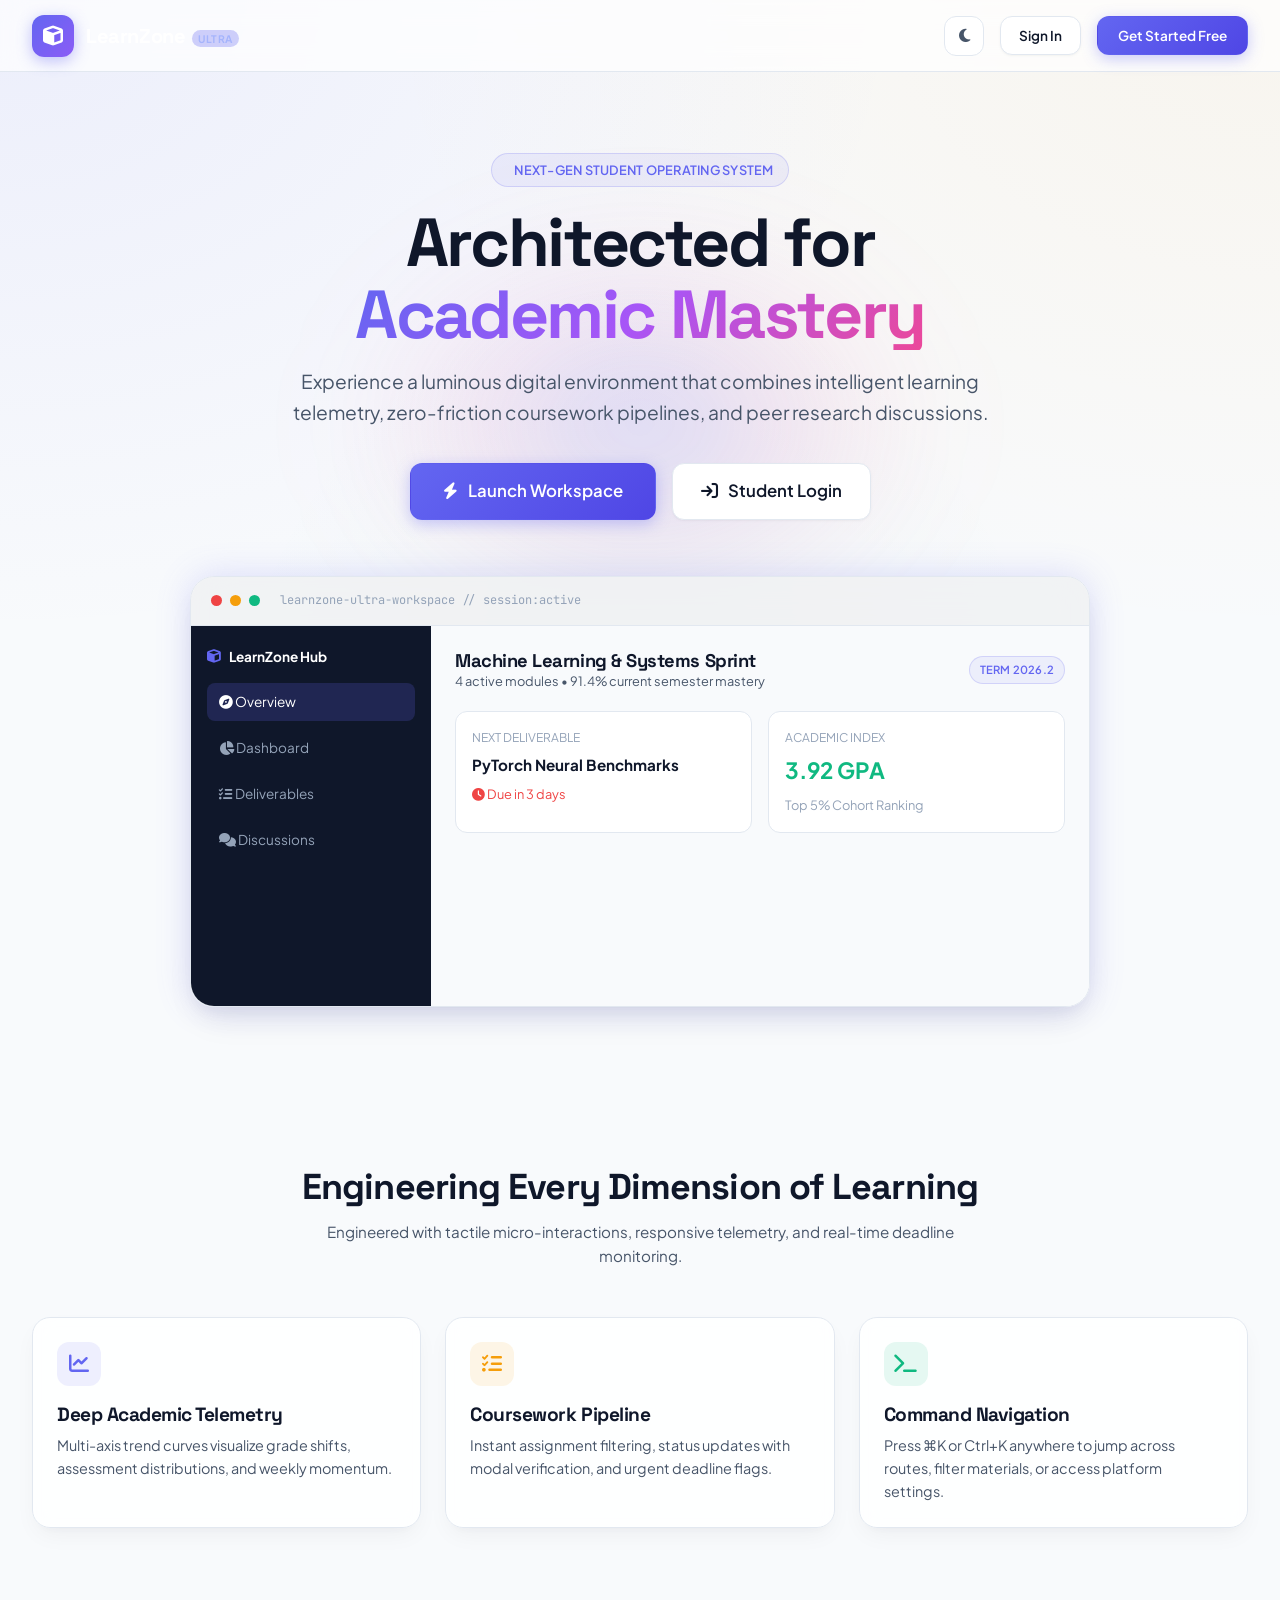
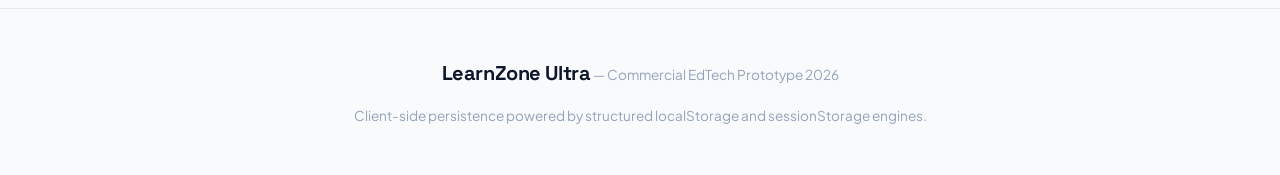
<file: index.html>
<!DOCTYPE html>
<html lang="en">
<head>
  <meta charset="UTF-8" />
  <meta name="viewport" content="width=device-width, initial-scale=1.0" />
  <title>LearnZone Ultra — Intelligent Academic Workspace</title>
  <link rel="stylesheet" href="styles.css" />
  <link rel="stylesheet" href="https://cdnjs.cloudflare.com/ajax/libs/font-awesome/6.4.0/css/all.min.css" />
  <script>
    (function(){
      var t = localStorage.getItem('lzu_theme') || localStorage.getItem('lz_theme');
      var dark = window.matchMedia && window.matchMedia('(prefers-color-scheme:dark)').matches;
      if (t === 'dark' || (!t && dark)) document.documentElement.classList.add('dark');
    })();
  </script>
  <style>
    .hero-section {
      min-height: 90vh;
      display: flex;
      align-items: center;
      justify-content: center;
      padding: 80px 24px;
      position: relative;
      text-align: center;
    }
    .hero-glow-sphere {
      position: absolute;
      top: 15%;
      left: 50%;
      transform: translateX(-50%);
      width: 600px;
      height: 400px;
      background: radial-gradient(ellipse, rgba(99, 102, 241, 0.25) 0%, rgba(236, 72, 153, 0.1) 40%, transparent 70%);
      filter: blur(60px);
      z-index: 0;
      pointer-events: none;
    }
    .hero-content {
      max-width: 900px;
      position: relative;
      z-index: 1;
    }
    .workspace-preview-frame {
      margin-top: 56px;
      border-radius: var(--radius-xl);
      border: 1px solid var(--color-border);
      background: var(--color-surface-card);
      backdrop-filter: blur(20px);
      box-shadow: var(--shadow-elevated), var(--shadow-glow);
      overflow: hidden;
      animation: ultraFloat 6s ease-in-out infinite;
    }
    .preview-header {
      padding: 14px 20px;
      background: rgba(15, 23, 42, 0.05);
      border-bottom: 1px solid var(--color-border);
      display: flex;
      align-items: center;
      gap: 8px;
    }
    .window-dot {
      width: 11px;
      height: 11px;
      border-radius: 50%;
    }
    .dot-red { background: #EF4444; }
    .dot-yellow { background: #F59E0B; }
    .dot-green { background: #10B981; }
    .preview-grid {
      display: grid;
      grid-template-columns: 240px 1fr;
      min-height: 380px;
      text-align: left;
    }
    .preview-sidebar {
      background: var(--color-sidebar-bg);
      padding: 20px 16px;
      color: #94A3B8;
      font-size: 0.85rem;
    }
    .preview-main {
      padding: 24px;
      background: var(--color-bg);
    }
    .feature-card-grid {
      display: grid;
      grid-template-columns: repeat(auto-fit, minmax(280px, 1fr));
      gap: 24px;
      margin-top: 48px;
    }
    @media (max-width: 768px) {
      .preview-grid { grid-template-columns: 1fr; }
      .preview-sidebar { display: none; }
    }
  </style>
</head>
<body>

  <!-- Navigation Bar -->
  <header style="height:var(--topbar-height);padding:0 32px;display:flex;align-items:center;justify-content:space-between;border-bottom:1px solid var(--color-border);background:rgba(255,255,255,0.7);backdrop-filter:blur(12px);position:sticky;top:0;z-index:50;">
    <a href="index.html" class="ultra-brand">
      <div class="brand-icon-wrap">
        <i class="fas fa-cube" style="color:#FFF;"></i>
      </div>
      <div>
        <span class="brand-text">LearnZone</span>
        <span class="brand-badge">ULTRA</span>
      </div>
    </a>

    <div style="display:flex;align-items:center;gap:16px;">
      <button class="action-icon-btn" id="landingThemeBtn" aria-label="Toggle theme">
        <i class="fas fa-moon"></i>
      </button>
      <a href="login.html" class="btn-ultra btn-ultra-secondary" style="padding:8px 18px;font-size:0.85rem;">Sign In</a>
      <a href="register.html" class="btn-ultra btn-ultra-primary btn-ultra-glow" style="padding:8px 20px;font-size:0.85rem;">Get Started Free</a>
    </div>
  </header>

  <!-- Hero Section -->
  <section class="hero-section">
    <div class="hero-glow-sphere"></div>
    <div class="hero-content">
      <div class="editorial-tag animate-entrance stagger-1">
        <i class="fas fa-sparkles"></i> Next-Gen Student Operating System
      </div>

      <h1 class="hero-headline animate-entrance stagger-2" style="margin:20px 0 16px;">
        Architected for <span class="text-gradient">Academic Mastery</span>
      </h1>

      <p style="font-size:1.2rem;color:var(--color-text-secondary);max-width:720px;margin:0 auto 36px;line-height:1.6;" class="animate-entrance stagger-3">
        Experience a luminous digital environment that combines intelligent learning telemetry, zero-friction coursework pipelines, and peer research discussions.
      </p>

      <div style="display:flex;align-items:center;justify-content:center;gap:16px;flex-wrap:wrap;" class="animate-entrance stagger-4">
        <a href="register.html" class="btn-ultra btn-ultra-primary btn-ultra-glow" style="padding:14px 32px;font-size:1.05rem;">
          <i class="fas fa-bolt"></i> Launch Workspace
        </a>
        <a href="login.html" class="btn-ultra btn-ultra-secondary" style="padding:14px 28px;font-size:1.05rem;">
          <i class="fas fa-arrow-right-to-bracket"></i> Student Login
        </a>
      </div>

      <!-- Live Interactive Interface Teaser -->
      <div class="workspace-preview-frame animate-entrance stagger-5">
        <div class="preview-header">
          <div class="window-dot dot-red"></div>
          <div class="window-dot dot-yellow"></div>
          <div class="window-dot dot-green"></div>
          <span style="font-family:var(--font-mono);font-size:0.75rem;color:var(--color-text-muted);margin-left:12px;">learnzone-ultra-workspace // session:active</span>
        </div>
        <div class="preview-grid">
          <div class="preview-sidebar">
            <div style="color:#FFF;font-weight:700;margin-bottom:16px;display:flex;align-items:center;gap:8px;">
              <i class="fas fa-cube" style="color:var(--color-primary);"></i> LearnZone Hub
            </div>
            <div style="display:flex;flex-direction:column;gap:8px;">
              <div style="padding:8px 12px;border-radius:8px;background:rgba(99,102,241,0.2);color:#FFF;"><i class="fas fa-compass"></i> Overview</div>
              <div style="padding:8px 12px;border-radius:8px;"><i class="fas fa-chart-pie"></i> Dashboard</div>
              <div style="padding:8px 12px;border-radius:8px;"><i class="fas fa-tasks"></i> Deliverables</div>
              <div style="padding:8px 12px;border-radius:8px;"><i class="fas fa-comments"></i> Discussions</div>
            </div>
          </div>
          <div class="preview-main">
            <div style="display:flex;align-items:center;justify-content:space-between;margin-bottom:20px;">
              <div>
                <h3 style="font-size:1.15rem;font-weight:700;">Machine Learning & Systems Sprint</h3>
                <p style="font-size:0.8rem;color:var(--color-text-secondary);">4 active modules • 91.4% current semester mastery</p>
              </div>
              <span class="editorial-tag" style="padding:4px 10px;font-size:0.7rem;">Term 2026.2</span>
            </div>
            <div style="display:grid;grid-template-columns:1fr 1fr;gap:16px;">
              <div style="background:var(--color-surface);padding:16px;border-radius:12px;border:1px solid var(--color-border);">
                <div style="font-size:0.75rem;color:var(--color-text-muted);text-transform:uppercase;">Next Deliverable</div>
                <div style="font-weight:700;margin:6px 0;">PyTorch Neural Benchmarks</div>
                <div style="font-size:0.8rem;color:#EF4444;"><i class="fas fa-clock"></i> Due in 3 days</div>
              </div>
              <div style="background:var(--color-surface);padding:16px;border-radius:12px;border:1px solid var(--color-border);">
                <div style="font-size:0.75rem;color:var(--color-text-muted);text-transform:uppercase;">Academic Index</div>
                <div style="font-weight:700;margin:6px 0;font-size:1.4rem;color:#10B981;">3.92 GPA</div>
                <div style="font-size:0.8rem;color:var(--color-text-muted);">Top 5% Cohort Ranking</div>
              </div>
            </div>
          </div>
        </div>
      </div>
    </div>
  </section>

  <!-- Feature Showcase -->
  <section style="padding:80px 32px;max-width:var(--container-max);margin:0 auto;">
    <div style="text-align:center;max-width:680px;margin:0 auto;">
      <h2 style="font-size:2.25rem;font-weight:800;">Engineering Every Dimension of Learning</h2>
      <p style="color:var(--color-text-secondary);margin-top:12px;">Engineered with tactile micro-interactions, responsive telemetry, and real-time deadline monitoring.</p>
    </div>

    <div class="feature-card-grid">
      <div class="ultra-card">
        <div class="ultra-card-body">
          <div class="metric-icon-box" style="background:rgba(99,102,241,0.1);color:var(--color-primary);margin-bottom:18px;">
            <i class="fas fa-chart-line"></i>
          </div>
          <h3 style="font-size:1.2rem;margin-bottom:8px;">Deep Academic Telemetry</h3>
          <p style="color:var(--color-text-secondary);font-size:0.9rem;">Multi-axis trend curves visualize grade shifts, assessment distributions, and weekly momentum.</p>
        </div>
      </div>

      <div class="ultra-card">
        <div class="ultra-card-body">
          <div class="metric-icon-box" style="background:rgba(245,158,11,0.1);color:#F59E0B;margin-bottom:18px;">
            <i class="fas fa-tasks"></i>
          </div>
          <h3 style="font-size:1.2rem;margin-bottom:8px;">Coursework Pipeline</h3>
          <p style="color:var(--color-text-secondary);font-size:0.9rem;">Instant assignment filtering, status updates with modal verification, and urgent deadline flags.</p>
        </div>
      </div>

      <div class="ultra-card">
        <div class="ultra-card-body">
          <div class="metric-icon-box" style="background:rgba(16,185,129,0.1);color:#10B981;margin-bottom:18px;">
            <i class="fas fa-terminal"></i>
          </div>
          <h3 style="font-size:1.2rem;margin-bottom:8px;">Command Navigation</h3>
          <p style="color:var(--color-text-secondary);font-size:0.9rem;">Press ⌘K or Ctrl+K anywhere to jump across routes, filter materials, or access platform settings.</p>
        </div>
      </div>
    </div>
  </section>

  <!-- Editorial Footer -->
  <footer style="padding:48px 32px;border-top:1px solid var(--color-border);text-align:center;font-size:0.85rem;color:var(--color-text-muted);">
    <div style="margin-bottom:16px;">
      <span class="brand-text" style="color:var(--color-text);">LearnZone Ultra</span> — Commercial EdTech Prototype 2026
    </div>
    <p>Client-side persistence powered by structured localStorage and sessionStorage engines.</p>
  </footer>

  <script src="utils.js"></script>
  <script>
    if (DB.getSession()) {
      window.location.href = 'home.html';
    }

    const tBtn = document.getElementById('landingThemeBtn');
    tBtn.addEventListener('click', () => {
      Theme.toggle();
      tBtn.querySelector('i').className = `fas ${Theme.isDark() ? 'fa-sun' : 'fa-moon'}`;
    });
  </script>
</body>
</html>
</file>
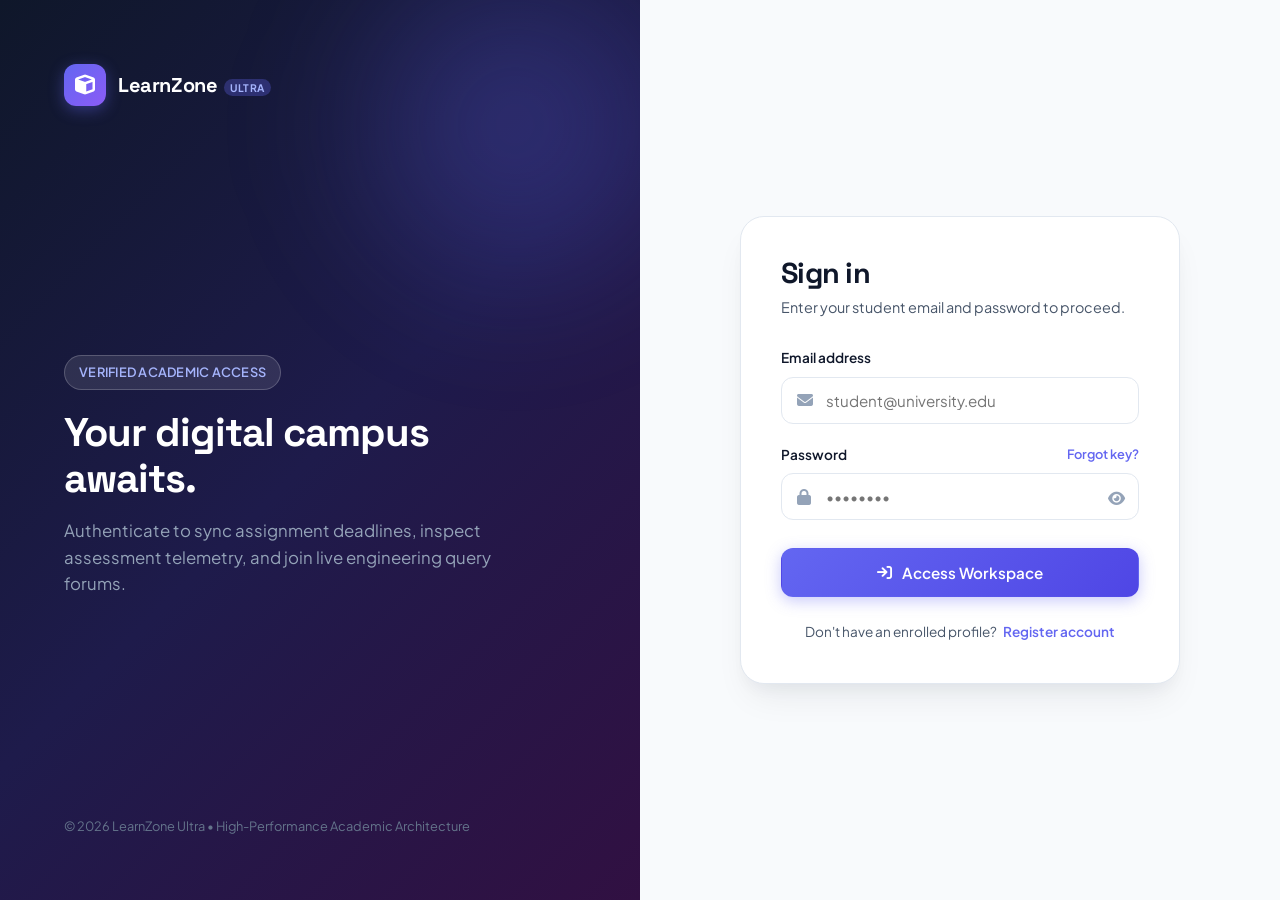
<file: assignments.html>
<!DOCTYPE html>
<html lang="en">
<head>
  <meta charset="UTF-8" />
  <meta name="viewport" content="width=device-width, initial-scale=1.0" />
  <title>Coursework Deliverables — LearnZone Ultra</title>
  <link rel="stylesheet" href="styles.css" />
  <link rel="stylesheet" href="https://cdnjs.cloudflare.com/ajax/libs/font-awesome/6.4.0/css/all.min.css" />
  <script>
    (function(){
      var t = localStorage.getItem('lzu_theme') || localStorage.getItem('lz_theme');
      var dark = window.matchMedia && window.matchMedia('(prefers-color-scheme:dark)').matches;
      if (t === 'dark' || (!t && dark)) document.documentElement.classList.add('dark');
    })();
  </script>
</head>
<body>

  <div class="ultra-shell">
    <aside class="ultra-sidebar" id="appSidebar"></aside>
    <div class="ultra-workspace">
      <header class="ultra-topbar" id="appTopbar"></header>
      <main class="ultra-content" id="asgMainContent"></main>
    </div>
  </div>

  <div id="commandPaletteOverlay"></div>

  <script src="utils.js"></script>
  <script>
    const session = requireAuth();
    if (!session) throw new Error('Unauthenticated');

    renderShell(session, 'assignments.html');

    let currentFilter = 'all';
    let searchQuery = '';

    function renderAssignments() {
      const all = DB.getAssignments(session.email);
      let list = all;

      if (currentFilter !== 'all') {
        if (currentFilter === 'overdue') {
          list = list.filter(a => a.status === 'overdue' || (a.status === 'pending' && daysFromToday(a.dueDate) < 0));
        } else {
          list = list.filter(a => a.status === currentFilter);
        }
      }

      if (searchQuery) {
        const q = searchQuery.toLowerCase();
        list = list.filter(a => a.title.toLowerCase().includes(q) || a.subject.toLowerCase().includes(q) || a.description.toLowerCase().includes(q));
      }

      const mainEl = document.getElementById('asgMainContent');
      mainEl.innerHTML = `
        <!-- Filter and Search Strip -->
        <div class="ultra-card" style="padding:18px 24px;margin-bottom:28px;">
          <div style="display:flex;align-items:center;justify-content:space-between;flex-wrap:wrap;gap:16px;">
            <div style="display:flex;gap:8px;flex-wrap:wrap;">
              <button class="btn-ultra ${currentFilter === 'all' ? 'btn-ultra-primary' : 'btn-ultra-secondary'}" style="padding:8px 16px;font-size:0.85rem;" onclick="setFilter('all')">
                All Deliverables (${all.length})
              </button>
              <button class="btn-ultra ${currentFilter === 'pending' ? 'btn-ultra-primary' : 'btn-ultra-secondary'}" style="padding:8px 16px;font-size:0.85rem;" onclick="setFilter('pending')">
                Pending (${all.filter(a => a.status === 'pending').length})
              </button>
              <button class="btn-ultra ${currentFilter === 'submitted' ? 'btn-ultra-primary' : 'btn-ultra-secondary'}" style="padding:8px 16px;font-size:0.85rem;" onclick="setFilter('submitted')">
                Submitted (${all.filter(a => a.status === 'submitted').length})
              </button>
              <button class="btn-ultra ${currentFilter === 'overdue' ? 'btn-ultra-primary' : 'btn-ultra-secondary'}" style="padding:8px 16px;font-size:0.85rem;" onclick="setFilter('overdue')">
                Overdue (${all.filter(a => a.status === 'overdue' || (a.status === 'pending' && daysFromToday(a.dueDate) < 0)).length})
              </button>
            </div>

            <div class="ultra-input-wrap" style="width:260px;">
              <i class="fas fa-search prefix-icon"></i>
              <input type="text" id="asgSearchInput" class="ultra-input has-prefix" placeholder="Filter deliverables..." value="${sanitize(searchQuery)}" />
            </div>
          </div>
        </div>

        <!-- Assignment Cards List -->
        <div style="display:flex;flex-direction:column;gap:16px;">
          ${list.length === 0 ? `
            <div class="ultra-card" style="padding:48px;text-align:center;">
              <i class="fas fa-tasks" style="font-size:2.5rem;color:var(--color-text-muted);margin-bottom:12px;"></i>
              <h3 style="font-size:1.2rem;margin-bottom:4px;">No deliverables matched</h3>
              <p style="color:var(--color-text-secondary);font-size:0.85rem;">Try resetting your filters or search query.</p>
            </div>
          ` : list.map(a => {
            const isSubmitted = a.status === 'submitted';
            const isOverdue = a.status === 'overdue' || (a.status === 'pending' && daysFromToday(a.dueDate) < 0);
            const statusColor = isSubmitted ? '#10B981' : isOverdue ? '#EF4444' : '#F59E0B';
            return `
              <div class="ultra-card" style="padding:24px;border-left:4px solid ${statusColor};">
                <div style="display:flex;align-items:flex-start;justify-content:space-between;gap:16px;flex-wrap:wrap;">
                  <div style="flex:1;min-width:280px;">
                    <div style="display:flex;align-items:center;gap:10px;margin-bottom:8px;">
                      <span class="editorial-tag" style="font-size:0.7rem;padding:3px 8px;">${sanitize(a.subject)}</span>
                      <span style="font-size:0.75rem;font-weight:700;color:${statusColor};text-transform:uppercase;">
                        <i class="fas ${isSubmitted ? 'fa-check' : isOverdue ? 'fa-triangle-exclamation' : 'fa-clock'}"></i>
                        ${isSubmitted ? 'Submitted' : isOverdue ? 'Overdue' : 'Action Required'}
                      </span>
                    </div>
                    <h3 style="font-size:1.15rem;font-weight:700;margin-bottom:6px;">${sanitize(a.title)}</h3>
                    <p style="color:var(--color-text-secondary);font-size:0.88rem;line-height:1.5;">${sanitize(a.description)}</p>
                    <div style="display:flex;align-items:center;gap:16px;margin-top:14px;font-size:0.8rem;color:var(--color-text-muted);">
                      <span><i class="fas fa-calendar"></i> Deadline: <strong>${formatDate(a.dueDate)}</strong></span>
                      <span style="color:${isOverdue ? '#EF4444' : 'inherit'};"><strong>${dueLabel(a.dueDate)}</strong></span>
                    </div>
                  </div>

                  <div style="display:flex;align-items:center;gap:10px;">
                    ${isSubmitted ? `
                      <button class="btn-ultra btn-ultra-secondary" disabled style="opacity:0.75;cursor:default;">
                        <i class="fas fa-check-circle" style="color:#10B981;"></i> Submitted
                      </button>
                    ` : `
                      <button class="btn-ultra ${isOverdue ? 'btn-ultra-primary' : 'btn-ultra-primary btn-ultra-glow'}" style="${isOverdue ? 'background:#EF4444;' : ''}" onclick="handleSubmitAssignment('${a.id}')">
                        <i class="fas fa-upload"></i> ${isOverdue ? 'Submit Late' : 'Submit Work'}
                      </button>
                    `}
                  </div>
                </div>
              </div>
            `;
          }).join('')}
        </div>
      `;

      // Rebind search input
      const searchInput = document.getElementById('asgSearchInput');
      if (searchInput) {
        searchInput.addEventListener('input', (e) => {
          searchQuery = e.target.value;
          renderAssignments();
          const next = document.getElementById('asgSearchInput');
          if (next) {
            next.focus();
            next.setSelectionRange(next.value.length, next.value.length);
          }
        });
      }
    }

    function setFilter(f) {
      currentFilter = f;
      renderAssignments();
    }

    async function handleSubmitAssignment(id) {
      const all = DB.getAssignments(session.email);
      const asg = all.find(a => a.id === id);
      if (!asg) return;

      const ok = await confirmModal({
        title: 'Verify Deliverable Submission',
        body: `Ready to submit "${asg.title}" for instructor review? This will commit your local student deliverable timestamp.`,
        confirmText: 'Submit Deliverable'
      });

      if (ok) {
        DB.submitAssignment(session.email, id);
        Toast.success('Deliverable Recorded', `"${asg.title}" marked as submitted.`);
        renderAssignments();
      }
    }

    renderAssignments();
  </script>
</body>
</html>
</file>
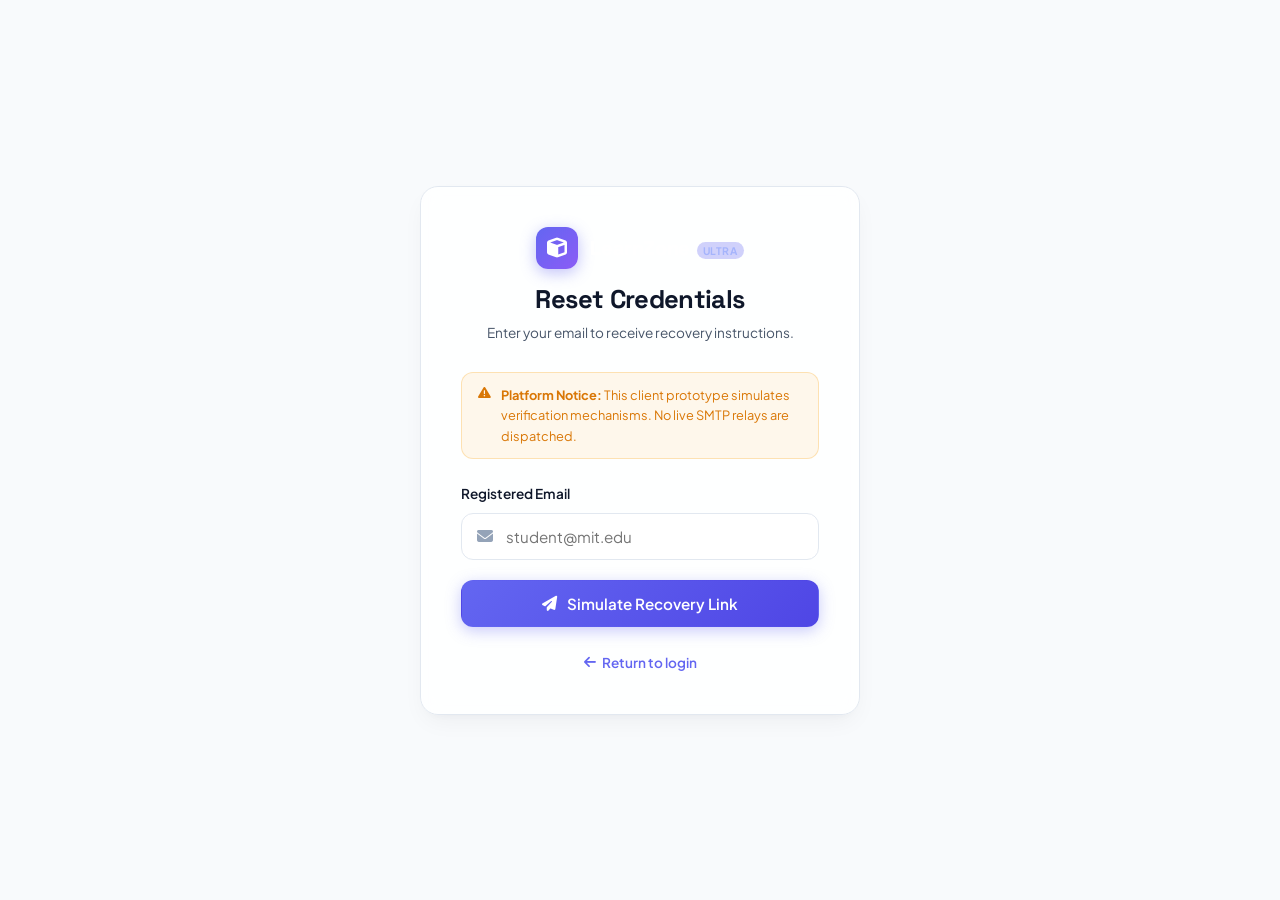
<file: forgot-password.html>
<!DOCTYPE html>
<html lang="en">
<head>
  <meta charset="UTF-8" />
  <meta name="viewport" content="width=device-width, initial-scale=1.0" />
  <title>Key Recovery — LearnZone Ultra</title>
  <link rel="stylesheet" href="styles.css" />
  <link rel="stylesheet" href="https://cdnjs.cloudflare.com/ajax/libs/font-awesome/6.4.0/css/all.min.css" />
  <script>
    (function(){
      var t = localStorage.getItem('lzu_theme') || localStorage.getItem('lz_theme');
      var dark = window.matchMedia && window.matchMedia('(prefers-color-scheme:dark)').matches;
      if (t === 'dark' || (!t && dark)) document.documentElement.classList.add('dark');
    })();
  </script>
</head>
<body style="min-height:100vh;display:flex;align-items:center;justify-content:center;padding:24px;background:var(--color-bg);">

  <div class="ultra-card animate-entrance" style="max-width:440px;width:100%;padding:40px;">
    <div style="text-align:center;margin-bottom:28px;">
      <a href="index.html" class="ultra-brand" style="justify-content:center;margin-bottom:16px;">
        <div class="brand-icon-wrap">
          <i class="fas fa-cube" style="color:#FFF;"></i>
        </div>
        <div>
          <span class="brand-text">LearnZone</span>
          <span class="brand-badge">ULTRA</span>
        </div>
      </a>
      <h1 style="font-size:1.6rem;margin-bottom:8px;">Reset Credentials</h1>
      <p style="color:var(--color-text-secondary);font-size:0.85rem;">Enter your email to receive recovery instructions.</p>
    </div>

    <!-- Educational Demo Note -->
    <div style="background:rgba(245,158,11,0.08);border:1px solid rgba(245,158,11,0.25);border-radius:12px;padding:12px 16px;margin-bottom:24px;font-size:0.8rem;color:#D97706;display:flex;gap:10px;align-items:flex-start;">
      <i class="fas fa-triangle-exclamation" style="margin-top:2px;"></i>
      <div><strong>Platform Notice:</strong> This client prototype simulates verification mechanisms. No live SMTP relays are dispatched.</div>
    </div>

    <form id="ultraForgotForm" novalidate>
      <div class="ultra-form-group">
        <label class="ultra-label" for="recoveryEmail">Registered Email</label>
        <div class="ultra-input-wrap">
          <i class="fas fa-envelope prefix-icon"></i>
          <input type="email" id="recoveryEmail" class="ultra-input has-prefix" placeholder="student@mit.edu" required />
        </div>
        <div id="recoveryErr" style="color:#EF4444;font-size:0.75rem;margin-top:6px;"></div>
      </div>

      <button type="submit" id="btnRecover" class="btn-ultra btn-ultra-primary btn-ultra-glow" style="width:100%;padding:13px;">
        <i class="fas fa-paper-plane"></i>
        <span>Simulate Recovery Link</span>
      </button>
    </form>

    <div id="successPanel" style="display:none;margin-top:24px;text-align:center;padding:16px;background:rgba(16,185,129,0.08);border-radius:12px;border:1px solid rgba(16,185,129,0.2);">
      <i class="fas fa-check-circle" style="color:#10B981;font-size:1.8rem;margin-bottom:8px;"></i>
      <div style="font-weight:700;font-size:0.95rem;color:var(--color-text);">Recovery Link Simulated</div>
      <p style="font-size:0.8rem;color:var(--color-text-secondary);margin-top:4px;">If registered, instructions would be sent to <span id="confirmedEmailTxt" style="font-weight:600;"></span>.</p>
    </div>

    <div style="margin-top:24px;text-align:center;font-size:0.85rem;">
      <a href="login.html" style="color:var(--color-primary);font-weight:600;display:inline-flex;align-items:center;gap:6px;">
        <i class="fas fa-arrow-left"></i> Return to login
      </a>
    </div>
  </div>

  <script src="utils.js"></script>
  <script>
    const form = document.getElementById('ultraForgotForm');
    const input = document.getElementById('recoveryEmail');
    const err = document.getElementById('recoveryErr');

    form.addEventListener('submit', async (e) => {
      e.preventDefault();
      err.textContent = '';
      const email = input.value.trim();

      if (!email || !isValidEmail(email)) {
        err.textContent = 'Please enter a valid email address.';
        return;
      }

      const btn = document.getElementById('btnRecover');
      btn.disabled = true;
      btn.innerHTML = '<i class="fas fa-spinner fa-spin"></i> Processing...';

      await new Promise(r => setTimeout(r, 600));

      btn.disabled = false;
      btn.innerHTML = '<i class="fas fa-paper-plane"></i> <span>Simulate Recovery Link</span>';
      document.getElementById('confirmedEmailTxt').textContent = email;
      document.getElementById('successPanel').style.display = 'block';
      Toast.info('Verification Dispatched', 'Simulated password reset cycle triggered.');
    });
  </script>
</body>
</html>
</file>
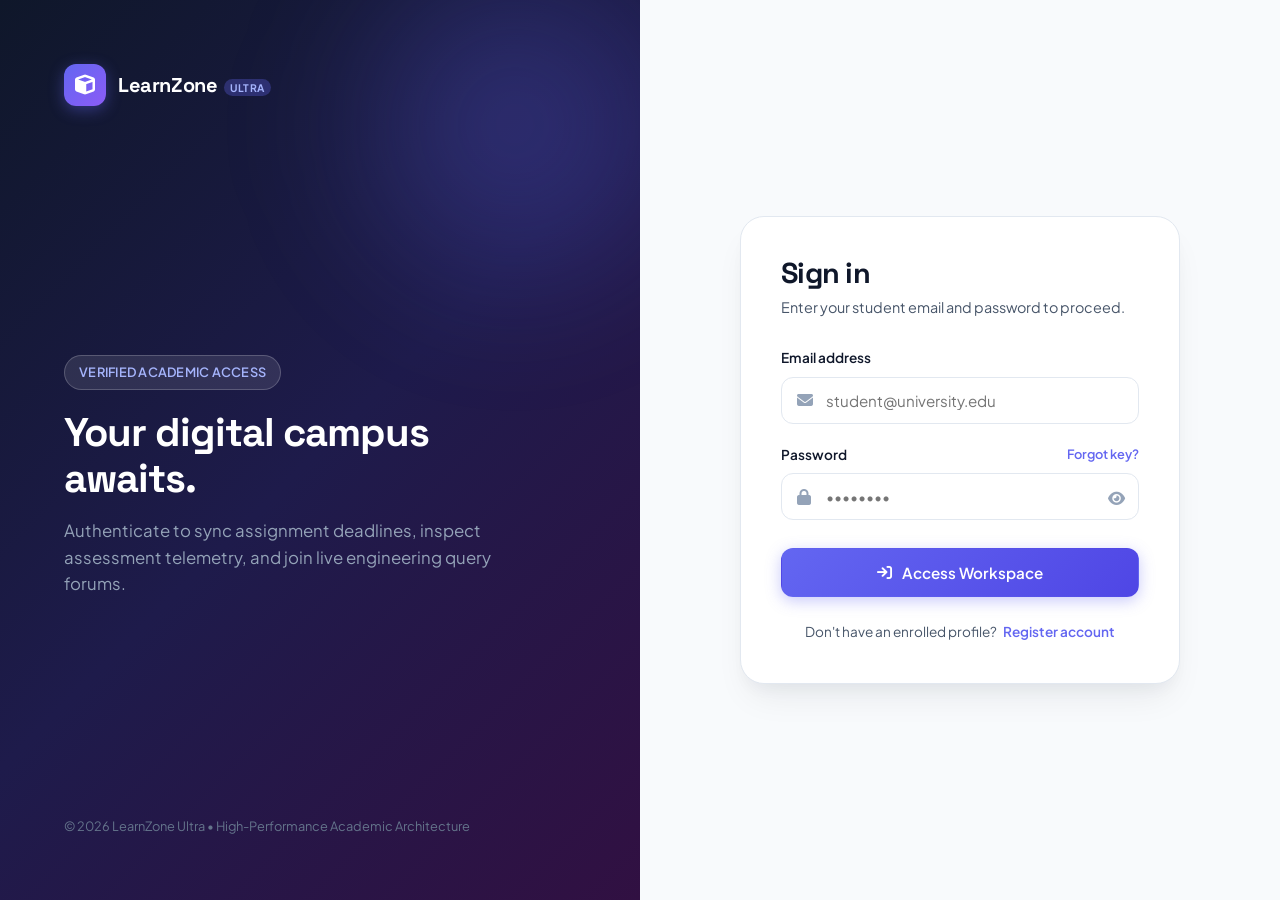
<file: home.html>
<!DOCTYPE html>
<html lang="en">
<head>
  <meta charset="UTF-8" />
  <meta name="viewport" content="width=device-width, initial-scale=1.0" />
  <title>Academic Overview — LearnZone Ultra</title>
  <link rel="stylesheet" href="styles.css" />
  <link rel="stylesheet" href="https://cdnjs.cloudflare.com/ajax/libs/font-awesome/6.4.0/css/all.min.css" />
  <script>
    (function(){
      var t = localStorage.getItem('lzu_theme') || localStorage.getItem('lz_theme');
      var dark = window.matchMedia && window.matchMedia('(prefers-color-scheme:dark)').matches;
      if (t === 'dark' || (!t && dark)) document.documentElement.classList.add('dark');
    })();
  </script>
</head>
<body>

  <div class="ultra-shell">
    <aside class="ultra-sidebar" id="appSidebar"></aside>
    <div class="ultra-workspace">
      <header class="ultra-topbar" id="appTopbar"></header>
      <main class="ultra-content" id="homeMainContent"></main>
    </div>
  </div>

  <div id="commandPaletteOverlay"></div>

  <script src="utils.js"></script>
  <script>
    const session = requireAuth();
    if (!session) throw new Error('Unauthenticated');

    renderShell(session, 'home.html');

    function renderHome() {
      const assignments = DB.getAssignments(session.email);
      const pending = assignments.filter(a => a.status === 'pending');
      const submitted = assignments.filter(a => a.status === 'submitted');
      const overdue = assignments.filter(a => a.status === 'overdue' || (a.status === 'pending' && daysFromToday(a.dueDate) < 0));
      const queries = DB.getQueries().slice(0, 3);

      const completionRate = assignments.length ? Math.round((submitted.length / assignments.length) * 100) : 0;

      const hour = new Date().getHours();
      const timeGreeting = hour < 12 ? 'Good morning' : hour < 17 ? 'Good afternoon' : 'Good evening';

      const mainEl = document.getElementById('homeMainContent');
      mainEl.innerHTML = `
        <!-- Welcome Hero Banner -->
        <div class="ultra-card animate-entrance stagger-1" style="padding:36px;margin-bottom:32px;background:linear-gradient(135deg, rgba(99,102,241,0.12) 0%, rgba(236,72,153,0.06) 100%);border-color:rgba(99,102,241,0.3);">
          <div style="display:flex;align-items:center;justify-content:space-between;flex-wrap:wrap;gap:20px;">
            <div>
              <span class="editorial-tag"><i class="fas fa-sparkles"></i> Semester Sprint 2026</span>
              <h2 style="font-size:2.2rem;margin:12px 0 8px;">
                ${timeGreeting}, <span class="text-gradient">${session.firstName}</span> 👋
              </h2>
              <p style="color:var(--color-text-secondary);font-size:1.05rem;">
                You have <strong style="color:var(--color-primary);">${pending.length} pending milestone${pending.length === 1 ? '' : 's'}</strong> and 
                <strong style="color:${overdue.length > 0 ? '#EF4444' : 'var(--color-text)'}">${overdue.length} overdue task${overdue.length === 1 ? '' : 's'}</strong> on your radar today.
              </p>
            </div>
            <div style="display:flex;gap:12px;">
              <a href="assignments.html" class="btn-ultra btn-ultra-primary btn-ultra-glow">
                <i class="fas fa-tasks"></i> Review Work
              </a>
              <a href="queries.html" class="btn-ultra btn-ultra-secondary">
                <i class="fas fa-plus"></i> Post Question
              </a>
            </div>
          </div>
        </div>

        <!-- Academic Telemetry Grid -->
        <div style="display:grid;grid-template-columns:repeat(auto-fit, minmax(240px, 1fr));gap:20px;margin-bottom:32px;">
          <div class="metric-card-ultra animate-entrance stagger-2">
            <div class="metric-header">
              <span class="editorial-tag" style="font-size:0.7rem;padding:3px 8px;">Completion</span>
              <div class="metric-icon-box" style="background:rgba(99,102,241,0.1);color:var(--color-primary);"><i class="fas fa-pie-chart"></i></div>
            </div>
            <div class="metric-value-huge">${completionRate}%</div>
            <div class="metric-caption">${submitted.length} of ${assignments.length} deliverables closed</div>
          </div>

          <div class="metric-card-ultra animate-entrance stagger-3">
            <div class="metric-header">
              <span class="editorial-tag" style="font-size:0.7rem;padding:3px 8px;color:#F59E0B;border-color:rgba(245,158,11,0.2);">Pending</span>
              <div class="metric-icon-box" style="background:rgba(245,158,11,0.1);color:#F59E0B;"><i class="fas fa-hourglass-half"></i></div>
            </div>
            <div class="metric-value-huge">${pending.length}</div>
            <div class="metric-caption">Upcoming deadlines</div>
          </div>

          <div class="metric-card-ultra animate-entrance stagger-4">
            <div class="metric-header">
              <span class="editorial-tag" style="font-size:0.7rem;padding:3px 8px;color:${overdue.length > 0 ? '#EF4444' : '#10B981'};border-color:${overdue.length > 0 ? 'rgba(239,68,68,0.2)' : 'rgba(16,185,129,0.2)'};">Urgent Action</span>
              <div class="metric-icon-box" style="background:${overdue.length > 0 ? 'rgba(239,68,68,0.1)' : 'rgba(16,185,129,0.1)'};color:${overdue.length > 0 ? '#EF4444' : '#10B981'};">
                <i class="fas ${overdue.length > 0 ? 'fa-triangle-exclamation' : 'fa-check'}"></i>
              </div>
            </div>
            <div class="metric-value-huge" style="color:${overdue.length > 0 ? '#EF4444' : 'var(--color-text)'}">${overdue.length}</div>
            <div class="metric-caption">${overdue.length > 0 ? 'Require late submission' : 'All clear on backlogs'}</div>
          </div>

          <div class="metric-card-ultra animate-entrance stagger-5">
            <div class="metric-header">
              <span class="editorial-tag" style="font-size:0.7rem;padding:3px 8px;color:#10B981;border-color:rgba(16,185,129,0.2);">Mastery</span>
              <div class="metric-icon-box" style="background:rgba(16,185,129,0.1);color:#10B981;"><i class="fas fa-award"></i></div>
            </div>
            <div class="metric-value-huge">3.92</div>
            <div class="metric-caption">Cumulative GPA index</div>
          </div>
        </div>

        <!-- Two Column Deep Workspace -->
        <div style="display:grid;grid-template-columns:1.5fr 1fr;gap:28px;">
          <!-- Left: Upcoming Assignment Queue -->
          <div class="ultra-card">
            <div class="ultra-card-header">
              <div>
                <h3 style="font-size:1.15rem;">Deliverables Pipeline</h3>
                <p style="font-size:0.75rem;color:var(--color-text-secondary);margin-top:2px;">Immediate milestones requiring action</p>
              </div>
              <a href="assignments.html" class="btn-ultra btn-ultra-secondary" style="padding:6px 14px;font-size:0.8rem;">View All</a>
            </div>
            <div class="ultra-card-body" style="padding:16px;">
              ${pending.length === 0 ? '<div style="text-align:center;padding:32px;color:var(--color-text-muted);">No pending coursework! Great job.</div>' :
                pending.slice(0, 3).map(a => `
                  <div style="display:flex;align-items:center;justify-content:space-between;padding:14px;border-radius:12px;margin-bottom:8px;background:var(--color-bg);border:1px solid var(--color-border);gap:12px;">
                    <div style="min-width:0;">
                      <div style="font-weight:700;font-size:0.95rem;white-space:nowrap;overflow:hidden;text-overflow:ellipsis;">${sanitize(a.title)}</div>
                      <div style="font-size:0.8rem;color:var(--color-text-secondary);margin-top:2px;">
                        <span style="color:var(--color-primary);font-weight:600;">${sanitize(a.subject)}</span> • ${dueLabel(a.dueDate)}
                      </div>
                    </div>
                    <a href="assignments.html" class="btn-ultra btn-ultra-secondary" style="padding:6px 12px;font-size:0.75rem;">Submit</a>
                  </div>
                `).join('')
              }
            </div>
          </div>

          <!-- Right: Peer Forum Stream -->
          <div class="ultra-card">
            <div class="ultra-card-header">
              <div>
                <h3 style="font-size:1.15rem;">Research Threads</h3>
                <p style="font-size:0.75rem;color:var(--color-text-secondary);margin-top:2px;">Active student discussions</p>
              </div>
              <a href="queries.html" class="btn-ultra btn-ultra-secondary" style="padding:6px 14px;font-size:0.8rem;">Browse</a>
            </div>
            <div class="ultra-card-body" style="padding:16px;">
              ${queries.map(q => `
                <div style="padding:14px;border-radius:12px;margin-bottom:8px;background:var(--color-bg);border:1px solid var(--color-border);">
                  <div style="font-weight:600;font-size:0.85rem;color:var(--color-text);margin-bottom:4px;display:-webkit-box;-webkit-line-clamp:2;-webkit-box-orient:vertical;overflow:hidden;">
                    ${sanitize(q.title)}
                  </div>
                  <div style="display:flex;align-items:center;justify-content:space-between;font-size:0.75rem;color:var(--color-text-muted);margin-top:8px;">
                    <span><i class="fas fa-user-circle"></i> ${sanitize(q.authorName)}</span>
                    <span>${relativeTime(q.createdAt)}</span>
                  </div>
                </div>
              `).join('')}
            </div>
          </div>
        </div>
      `;
    }

    renderHome();
  </script>
</body>
</html>
</file>
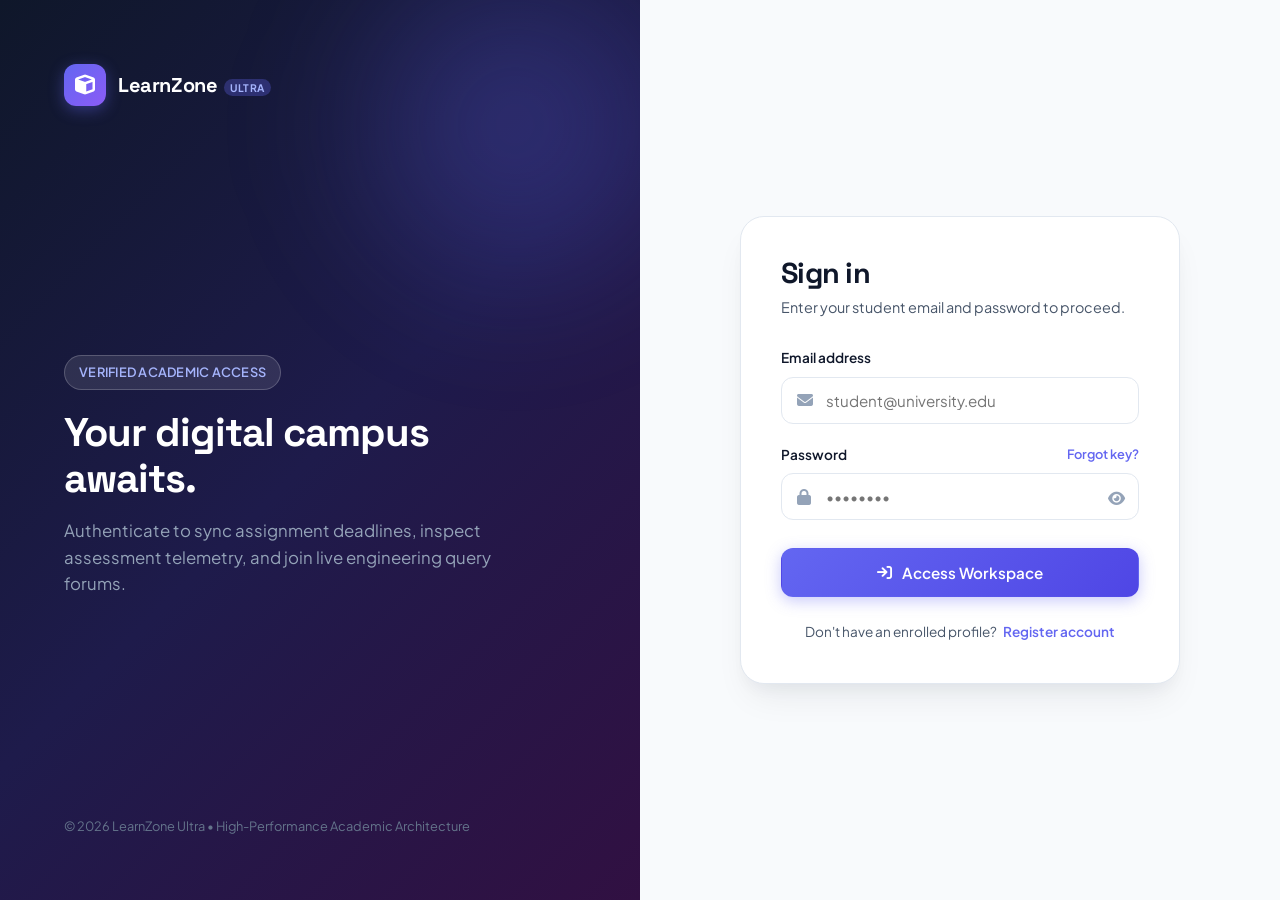
<file: login.html>
<!DOCTYPE html>
<html lang="en">
<head>
  <meta charset="UTF-8" />
  <meta name="viewport" content="width=device-width, initial-scale=1.0" />
  <title>Student Sign In — LearnZone Ultra</title>
  <link rel="stylesheet" href="styles.css" />
  <link rel="stylesheet" href="https://cdnjs.cloudflare.com/ajax/libs/font-awesome/6.4.0/css/all.min.css" />
  <script>
    (function(){
      var t = localStorage.getItem('lzu_theme') || localStorage.getItem('lz_theme');
      var dark = window.matchMedia && window.matchMedia('(prefers-color-scheme:dark)').matches;
      if (t === 'dark' || (!t && dark)) document.documentElement.classList.add('dark');
    })();
  </script>
  <style>
    .auth-canvas {
      min-height: 100vh;
      display: grid;
      grid-template-columns: 1fr 1fr;
    }
    .auth-editorial-panel {
      background: linear-gradient(135deg, #0F172A 0%, #1E1B4B 50%, #311042 100%);
      color: #FFFFFF;
      padding: 64px;
      display: flex;
      flex-direction: column;
      justify-content: space-between;
      position: relative;
      overflow: hidden;
    }
    .auth-editorial-panel::before {
      content: '';
      position: absolute;
      width: 450px;
      height: 450px;
      border-radius: 50%;
      background: radial-gradient(circle, rgba(99, 102, 241, 0.3) 0%, transparent 70%);
      top: -100px;
      right: -100px;
      filter: blur(50px);
    }
    .auth-form-panel {
      display: flex;
      align-items: center;
      justify-content: center;
      padding: 48px 32px;
      background: var(--color-bg);
    }
    .auth-card-ultra {
      width: 100%;
      max-width: 440px;
      padding: 40px;
      background: var(--color-surface);
      border: 1px solid var(--color-border);
      border-radius: var(--radius-xl);
      box-shadow: var(--shadow-elevated);
    }
    @media (max-width: 900px) {
      .auth-canvas { grid-template-columns: 1fr; }
      .auth-editorial-panel { display: none; }
    }
  </style>
</head>
<body>

  <div class="auth-canvas">
    <!-- Editorial Branding Left Panel -->
    <div class="auth-editorial-panel">
      <div>
        <a href="index.html" class="ultra-brand" style="margin-bottom:32px;">
          <div class="brand-icon-wrap">
            <i class="fas fa-cube" style="color:#FFF;"></i>
          </div>
          <div>
            <span class="brand-text">LearnZone</span>
            <span class="brand-badge">ULTRA</span>
          </div>
        </a>
      </div>

      <div style="max-width:440px;position:relative;z-index:2;">
        <span class="editorial-tag" style="background:rgba(255,255,255,0.1);color:#A5B4FC;border-color:rgba(255,255,255,0.2);">
          Verified Academic Access
        </span>
        <h2 style="font-size:2.5rem;color:#FFF;margin:20px 0 16px;line-height:1.15;">
          Your digital campus awaits.
        </h2>
        <p style="color:#94A3B8;font-size:1.05rem;line-height:1.6;">
          Authenticate to sync assignment deadlines, inspect assessment telemetry, and join live engineering query forums.
        </p>
      </div>

      <div style="font-size:0.8rem;color:#64748B;">
        © 2026 LearnZone Ultra • High-Performance Academic Architecture
      </div>
    </div>

    <!-- Interactive Sign-In Form Panel -->
    <div class="auth-form-panel">
      <div class="auth-card-ultra animate-entrance">
        <div style="margin-bottom:28px;">
          <h2 style="font-size:1.8rem;margin-bottom:6px;">Sign in</h2>
          <p style="color:var(--color-text-secondary);font-size:0.9rem;">Enter your student email and password to proceed.</p>
        </div>

        <form id="ultraLoginForm" novalidate>
          <div class="ultra-form-group">
            <label class="ultra-label" for="loginEmail">Email address</label>
            <div class="ultra-input-wrap">
              <i class="fas fa-envelope prefix-icon"></i>
              <input type="email" id="loginEmail" class="ultra-input has-prefix" placeholder="student@university.edu" required autocomplete="email" />
            </div>
            <div id="emailErr" style="color:#EF4444;font-size:0.75rem;margin-top:6px;"></div>
          </div>

          <div class="ultra-form-group">
            <div style="display:flex;justify-content:space-between;align-items:center;margin-bottom:8px;">
              <label class="ultra-label" for="loginPassword" style="margin-bottom:0;">Password</label>
              <a href="forgot-password.html" style="font-size:0.8rem;color:var(--color-primary);font-weight:600;">Forgot key?</a>
            </div>
            <div class="ultra-input-wrap">
              <i class="fas fa-lock prefix-icon"></i>
              <input type="password" id="loginPassword" class="ultra-input has-prefix" placeholder="••••••••" required autocomplete="current-password" />
              <button type="button" id="pwdToggleBtn" style="position:absolute;right:14px;top:50%;transform:translateY(-50%);background:none;border:none;color:var(--color-text-muted);cursor:pointer;" aria-label="Toggle password view">
                <i class="fas fa-eye"></i>
              </button>
            </div>
            <div id="pwdErr" style="color:#EF4444;font-size:0.75rem;margin-top:6px;"></div>
          </div>

          <button type="submit" id="submitLoginBtn" class="btn-ultra btn-ultra-primary btn-ultra-glow" style="width:100%;padding:14px;margin-top:8px;">
            <i class="fas fa-arrow-right-to-bracket"></i>
            <span>Access Workspace</span>
          </button>
        </form>

        <div style="margin-top:24px;text-align:center;font-size:0.85rem;color:var(--color-text-secondary);">
          Don't have an enrolled profile?
          <a href="register.html" style="color:var(--color-primary);font-weight:600;margin-left:4px;">Register account</a>
        </div>
      </div>
    </div>
  </div>

  <script src="utils.js"></script>
  <script>
    redirectIfAuthed();

    const form = document.getElementById('ultraLoginForm');
    const emailInput = document.getElementById('loginEmail');
    const pwdInput = document.getElementById('loginPassword');
    const pwdToggle = document.getElementById('pwdToggleBtn');

    pwdToggle.addEventListener('click', () => {
      const isPwd = pwdInput.type === 'password';
      pwdInput.type = isPwd ? 'text' : 'password';
      pwdToggle.querySelector('i').className = `fas ${isPwd ? 'fa-eye-slash' : 'fa-eye'}`;
    });

    form.addEventListener('submit', async (e) => {
      e.preventDefault();
      document.getElementById('emailErr').textContent = '';
      document.getElementById('pwdErr').textContent = '';

      const email = emailInput.value.trim();
      const pwd = pwdInput.value;
      let valid = true;

      if (!email || !isValidEmail(email)) {
        document.getElementById('emailErr').textContent = 'Please enter a valid academic email address.';
        valid = false;
      }
      if (!pwd) {
        document.getElementById('pwdErr').textContent = 'Password is required.';
        valid = false;
      }
      if (!valid) return;

      const btn = document.getElementById('submitLoginBtn');
      btn.disabled = true;
      btn.innerHTML = '<i class="fas fa-spinner fa-spin"></i> Authenticating...';

      await new Promise(r => setTimeout(r, 400));
      const result = DB.loginUser(email, pwd);

      if (!result.ok) {
        btn.disabled = false;
        btn.innerHTML = '<i class="fas fa-arrow-right-to-bracket"></i> <span>Access Workspace</span>';
        document.getElementById('emailErr').textContent = result.msg;
        Toast.error('Authentication Error', result.msg);
        return;
      }

      DB.setSession(result.user);
      Toast.success('Session Initialized', `Welcome back, ${result.user.firstName}!`);
      setTimeout(() => { window.location.href = 'home.html'; }, 300);
    });
  </script>
</body>
</html>
</file>
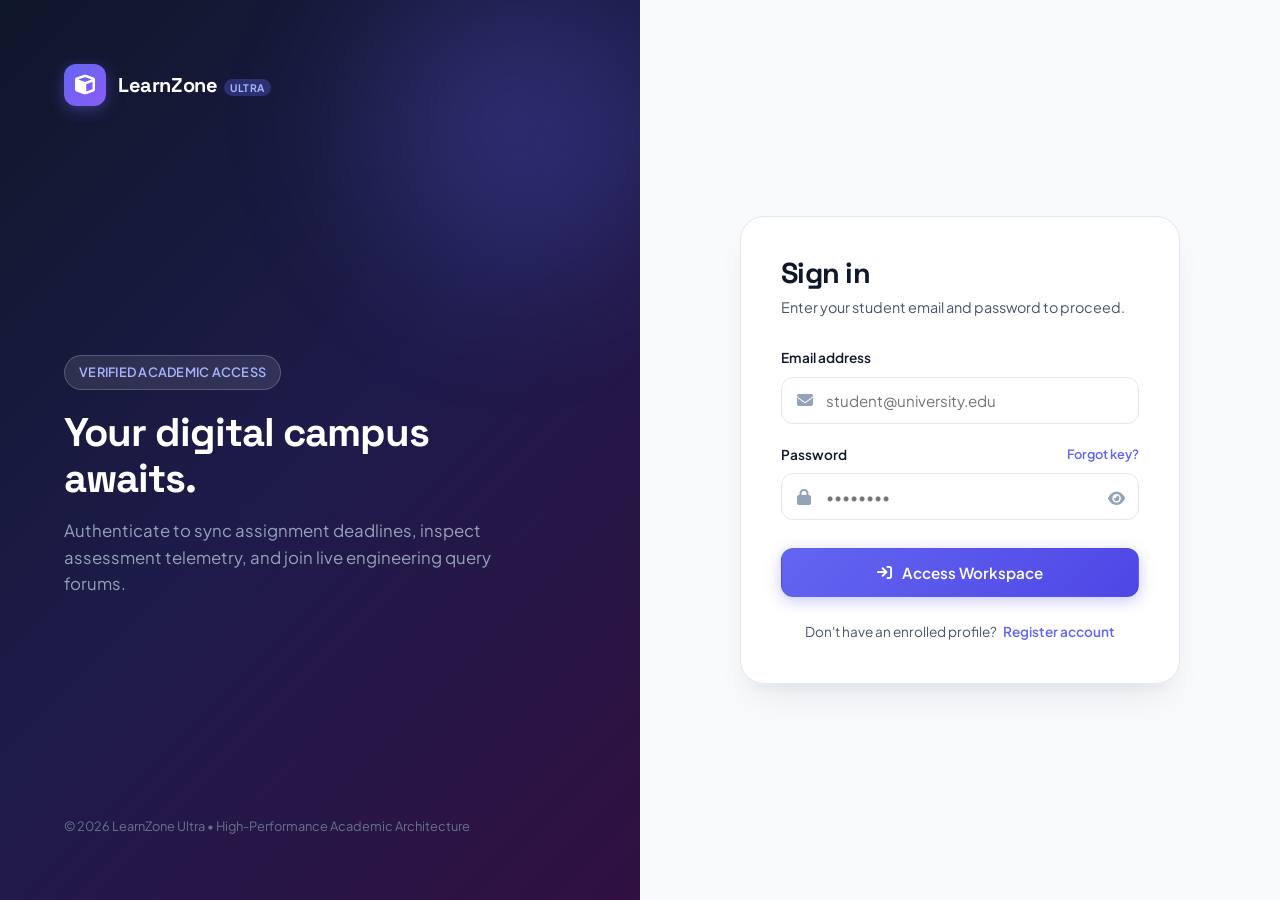
<file: queries.html>
<!DOCTYPE html>
<html lang="en">
<head>
  <meta charset="UTF-8" />
  <meta name="viewport" content="width=device-width, initial-scale=1.0" />
  <title>Academic Forum & Discussions — LearnZone Ultra</title>
  <link rel="stylesheet" href="styles.css" />
  <link rel="stylesheet" href="https://cdnjs.cloudflare.com/ajax/libs/font-awesome/6.4.0/css/all.min.css" />
  <script>
    (function(){
      var t = localStorage.getItem('lzu_theme') || localStorage.getItem('lz_theme');
      var dark = window.matchMedia && window.matchMedia('(prefers-color-scheme:dark)').matches;
      if (t === 'dark' || (!t && dark)) document.documentElement.classList.add('dark');
    })();
  </script>
</head>
<body>

  <div class="ultra-shell">
    <aside class="ultra-sidebar" id="appSidebar"></aside>
    <div class="ultra-workspace">
      <header class="ultra-topbar" id="appTopbar"></header>
      <main class="ultra-content" id="queriesMainContent"></main>
    </div>
  </div>

  <div id="commandPaletteOverlay"></div>

  <script src="utils.js"></script>
  <script>
    const session = requireAuth();
    if (!session) throw new Error('Unauthenticated');

    renderShell(session, 'queries.html');

    let querySearch = '';

    function renderQueries() {
      let list = DB.getQueries();

      if (querySearch) {
        const q = querySearch.toLowerCase();
        list = list.filter(item => item.title.toLowerCase().includes(q) || item.body.toLowerCase().includes(q) || (item.tag && item.tag.toLowerCase().includes(q)));
      }

      const mainEl = document.getElementById('queriesMainContent');
      mainEl.innerHTML = `
        <div style="display:grid;grid-template-columns:1fr 1.6fr;gap:28px;">
          <!-- Left: Post Query Form -->
          <div>
            <div class="ultra-card animate-entrance stagger-1" style="position:sticky;top:96px;">
              <div class="ultra-card-header">
                <div>
                  <h3 style="font-size:1.15rem;">Initiate Research Thread</h3>
                  <p style="font-size:0.75rem;color:var(--color-text-secondary);margin-top:2px;">Post questions to student and faculty peers</p>
                </div>
              </div>
              <div class="ultra-card-body">
                <form id="ultraQueryPostForm" novalidate>
                  <div class="ultra-form-group">
                    <label class="ultra-label" for="qTitle">Thread Topic / Question *</label>
                    <input type="text" id="qTitle" class="ultra-input" placeholder="e.g. KV-Cache Compression benchmarks" required />
                    <div id="errQTitle" style="color:#EF4444;font-size:0.75rem;margin-top:4px;"></div>
                  </div>

                  <div class="ultra-form-group">
                    <label class="ultra-label" for="qTag">Domain Specialty</label>
                    <select id="qTag" class="ultra-input" style="cursor:pointer;">
                      <option value="Machine Learning">Machine Learning</option>
                      <option value="System Design">System Design</option>
                      <option value="Web Architecture">Web Architecture</option>
                      <option value="Databases">Databases</option>
                      <option value="Algorithms">Algorithms</option>
                      <option value="General Research">General Research</option>
                    </select>
                  </div>

                  <div class="ultra-form-group">
                    <label class="ultra-label" for="qBody">Technical Description *</label>
                    <textarea id="qBody" class="ultra-input" style="height:120px;resize:vertical;" placeholder="Provide relevant context, error logs, or literature references..." required></textarea>
                    <div id="errQBody" style="color:#EF4444;font-size:0.75rem;margin-top:4px;"></div>
                  </div>

                  <button type="submit" id="btnSubmitQuery" class="btn-ultra btn-ultra-primary btn-ultra-glow" style="width:100%;padding:13px;">
                    <i class="fas fa-paper-plane"></i>
                    <span>Publish Discussion</span>
                  </button>
                </form>
              </div>
            </div>
          </div>

          <!-- Right: Discussion Stream -->
          <div>
            <!-- Search Strip -->
            <div class="ultra-card" style="padding:14px 20px;margin-bottom:20px;">
              <div class="ultra-input-wrap">
                <i class="fas fa-search prefix-icon"></i>
                <input type="text" id="querySearchInput" class="ultra-input has-prefix" placeholder="Search discussion titles, concepts, tags..." value="${sanitize(querySearch)}" />
              </div>
            </div>

            <!-- Feed -->
            <div style="display:flex;flex-direction:column;gap:16px;">
              ${list.length === 0 ? `
                <div class="ultra-card" style="padding:48px;text-align:center;">
                  <i class="fas fa-comments" style="font-size:2.5rem;color:var(--color-text-muted);margin-bottom:12px;"></i>
                  <h3 style="font-size:1.2rem;margin-bottom:4px;">No discussions found</h3>
                  <p style="color:var(--color-text-secondary);font-size:0.85rem;">Be the first to publish a technical research question!</p>
                </div>
              ` : list.map(q => {
                const isAuthor = q.authorEmail === session.email;
                return `
                  <div class="ultra-card" style="padding:24px;">
                    <div style="display:flex;align-items:flex-start;justify-content:space-between;gap:12px;margin-bottom:10px;">
                      <div style="display:flex;align-items:center;gap:10px;">
                        <span class="editorial-tag" style="font-size:0.7rem;padding:3px 8px;">${sanitize(q.tag || 'General')}</span>
                        <span style="font-size:0.8rem;color:var(--color-text-muted);">
                          <i class="fas fa-user-circle"></i> ${sanitize(q.authorName)}
                        </span>
                        <span style="font-size:0.75rem;color:var(--color-text-muted);">• ${relativeTime(q.createdAt)}</span>
                      </div>
                      ${isAuthor ? `
                        <button class="btn-ultra btn-ultra-secondary" style="padding:4px 10px;font-size:0.75rem;color:#EF4444;" onclick="handleDeleteQuery('${q.id}')">
                          <i class="fas fa-trash"></i> Delete
                        </button>
                      ` : ''}
                    </div>

                    <h3 style="font-size:1.15rem;font-weight:700;margin-bottom:8px;color:var(--color-text);">${sanitize(q.title)}</h3>
                    <p style="color:var(--color-text-secondary);font-size:0.9rem;line-height:1.6;white-space:pre-wrap;">${sanitize(q.body)}</p>

                    <div style="display:flex;align-items:center;gap:16px;margin-top:16px;padding-top:14px;border-top:1px solid var(--color-border-subtle);font-size:0.8rem;color:var(--color-text-muted);">
                      <button style="background:none;border:none;color:inherit;cursor:pointer;display:flex;align-items:center;gap:6px;" onclick="Toast.info('Peer Vote', 'Recorded helpful rating for this thread.');">
                        <i class="fas fa-thumbs-up"></i> Helpful
                      </button>
                      <span><i class="fas fa-shield-halved"></i> Verified Academic Post</span>
                    </div>
                  </div>
                `;
              }).join('')}
            </div>
          </div>
        </div>
      `;

      // Hook Form & Search
      const searchInput = document.getElementById('querySearchInput');
      if (searchInput) {
        searchInput.addEventListener('input', (e) => {
          querySearch = e.target.value;
          renderQueries();
          const next = document.getElementById('querySearchInput');
          if (next) {
            next.focus();
            next.setSelectionRange(next.value.length, next.value.length);
          }
        });
      }

      const form = document.getElementById('ultraQueryPostForm');
      if (form) {
        form.addEventListener('submit', async (e) => {
          e.preventDefault();
          document.getElementById('errQTitle').textContent = '';
          document.getElementById('errQBody').textContent = '';

          const title = document.getElementById('qTitle').value.trim();
          const tag = document.getElementById('qTag').value;
          const body = document.getElementById('qBody').value.trim();
          let valid = true;

          if (!title || title.length < 5) {
            document.getElementById('errQTitle').textContent = 'Please provide a clear topic (at least 5 characters).';
            valid = false;
          }
          if (!body || body.length < 10) {
            document.getElementById('errQBody').textContent = 'Please describe the question in detail (at least 10 characters).';
            valid = false;
          }

          if (!valid) return;

          const btn = document.getElementById('btnSubmitQuery');
          btn.disabled = true;
          btn.innerHTML = '<i class="fas fa-spinner fa-spin"></i> Publishing...';

          await new Promise(r => setTimeout(r, 300));
          DB.addQuery({
            title,
            body,
            tag,
            authorEmail: session.email,
            authorName: `${session.firstName} ${session.lastName}`
          });

          Toast.success('Thread Published', 'Your research question has been posted to the cohort forum.');
          renderQueries();
        });
      }
    }

    async function handleDeleteQuery(id) {
      const ok = await confirmModal({
        title: 'Delete Research Discussion',
        body: 'Are you sure you want to permanently delete this discussion thread?',
        confirmText: 'Delete Thread',
        dangerMode: true
      });

      if (ok) {
        DB.deleteQuery(id, session.email);
        Toast.info('Thread Removed', 'Discussion item was successfully deleted.');
        renderQueries();
      }
    }

    renderQueries();
  </script>
</body>
</html>
</file>
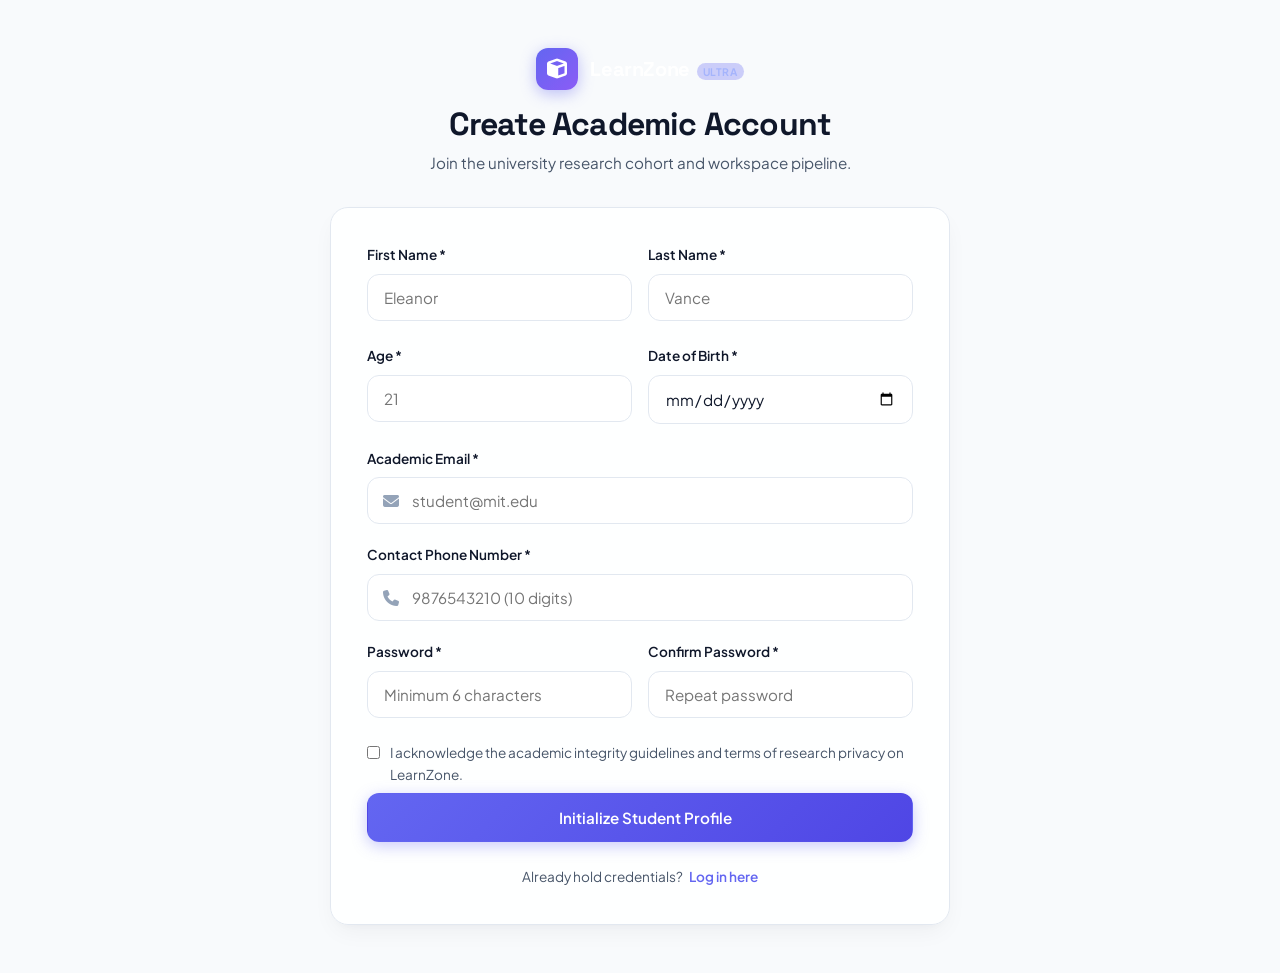
<file: register.html>
<!DOCTYPE html>
<html lang="en">
<head>
  <meta charset="UTF-8" />
  <meta name="viewport" content="width=device-width, initial-scale=1.0" />
  <title>Student Enrollment — LearnZone Ultra</title>
  <link rel="stylesheet" href="styles.css" />
  <link rel="stylesheet" href="https://cdnjs.cloudflare.com/ajax/libs/font-awesome/6.4.0/css/all.min.css" />
  <script>
    (function(){
      var t = localStorage.getItem('lzu_theme') || localStorage.getItem('lz_theme');
      var dark = window.matchMedia && window.matchMedia('(prefers-color-scheme:dark)').matches;
      if (t === 'dark' || (!t && dark)) document.documentElement.classList.add('dark');
    })();
  </script>
</head>
<body style="padding:48px 16px;background:var(--color-bg);">

  <div style="max-width:620px;margin:0 auto;" class="animate-entrance">
    <div style="text-align:center;margin-bottom:32px;">
      <a href="index.html" class="ultra-brand" style="justify-content:center;margin-bottom:16px;">
        <div class="brand-icon-wrap">
          <i class="fas fa-cube" style="color:#FFF;"></i>
        </div>
        <div>
          <span class="brand-text">LearnZone</span>
          <span class="brand-badge">ULTRA</span>
        </div>
      </a>
      <h1 style="font-size:2rem;margin-bottom:8px;">Create Academic Account</h1>
      <p style="color:var(--color-text-secondary);font-size:0.95rem;">Join the university research cohort and workspace pipeline.</p>
    </div>

    <div class="ultra-card" style="padding:36px;">
      <form id="ultraRegisterForm" novalidate>
        <!-- Name Row -->
        <div style="display:grid;grid-template-columns:1fr 1fr;gap:16px;">
          <div class="ultra-form-group">
            <label class="ultra-label" for="regFirstName">First Name *</label>
            <input type="text" id="regFirstName" class="ultra-input" placeholder="Eleanor" required />
            <div id="errFirstName" style="color:#EF4444;font-size:0.75rem;margin-top:4px;"></div>
          </div>
          <div class="ultra-form-group">
            <label class="ultra-label" for="regLastName">Last Name *</label>
            <input type="text" id="regLastName" class="ultra-input" placeholder="Vance" required />
            <div id="errLastName" style="color:#EF4444;font-size:0.75rem;margin-top:4px;"></div>
          </div>
        </div>

        <!-- Age & DOB -->
        <div style="display:grid;grid-template-columns:1fr 1fr;gap:16px;">
          <div class="ultra-form-group">
            <label class="ultra-label" for="regAge">Age *</label>
            <input type="number" id="regAge" class="ultra-input" placeholder="21" min="12" max="100" required />
            <div id="errAge" style="color:#EF4444;font-size:0.75rem;margin-top:4px;"></div>
          </div>
          <div class="ultra-form-group">
            <label class="ultra-label" for="regDob">Date of Birth *</label>
            <input type="date" id="regDob" class="ultra-input" required />
            <div id="errDob" style="color:#EF4444;font-size:0.75rem;margin-top:4px;"></div>
          </div>
        </div>

        <!-- Email -->
        <div class="ultra-form-group">
          <label class="ultra-label" for="regEmail">Academic Email *</label>
          <div class="ultra-input-wrap">
            <i class="fas fa-envelope prefix-icon"></i>
            <input type="email" id="regEmail" class="ultra-input has-prefix" placeholder="student@mit.edu" required />
          </div>
          <div id="errEmail" style="color:#EF4444;font-size:0.75rem;margin-top:4px;"></div>
        </div>

        <!-- Phone -->
        <div class="ultra-form-group">
          <label class="ultra-label" for="regPhone">Contact Phone Number *</label>
          <div class="ultra-input-wrap">
            <i class="fas fa-phone prefix-icon"></i>
            <input type="tel" id="regPhone" class="ultra-input has-prefix" placeholder="9876543210 (10 digits)" required />
          </div>
          <div id="errPhone" style="color:#EF4444;font-size:0.75rem;margin-top:4px;"></div>
        </div>

        <!-- Password Row -->
        <div style="display:grid;grid-template-columns:1fr 1fr;gap:16px;">
          <div class="ultra-form-group">
            <label class="ultra-label" for="regPassword">Password *</label>
            <input type="password" id="regPassword" class="ultra-input" placeholder="Minimum 6 characters" required />
            <div id="errPassword" style="color:#EF4444;font-size:0.75rem;margin-top:4px;"></div>
          </div>
          <div class="ultra-form-group">
            <label class="ultra-label" for="regConfirmPassword">Confirm Password *</label>
            <input type="password" id="regConfirmPassword" class="ultra-input" placeholder="Repeat password" required />
            <div id="errConfirm" style="color:#EF4444;font-size:0.75rem;margin-top:4px;"></div>
          </div>
        </div>

        <!-- Terms Agreement -->
        <div style="margin-bottom:24px;display:flex;align-items:flex-start;gap:10px;">
          <input type="checkbox" id="regTerms" style="margin-top:4px;accent-color:var(--color-primary);" required />
          <label for="regTerms" style="font-size:0.85rem;color:var(--color-text-secondary);cursor:pointer;">
            I acknowledge the academic integrity guidelines and terms of research privacy on LearnZone.
          </label>
        </div>
        <div id="errTerms" style="color:#EF4444;font-size:0.75rem;margin-top:-16px;margin-bottom:20px;"></div>

        <button type="submit" id="btnRegisterSubmit" class="btn-ultra btn-ultra-primary btn-ultra-glow" style="width:100%;padding:14px;">
          <i class="fas fa-sparkles"></i>
          <span>Initialize Student Profile</span>
        </button>
      </form>

      <div style="margin-top:24px;text-align:center;font-size:0.85rem;color:var(--color-text-secondary);">
        Already hold credentials?
        <a href="login.html" style="color:var(--color-primary);font-weight:600;margin-left:4px;">Log in here</a>
      </div>
    </div>
  </div>

  <script src="utils.js"></script>
  <script>
    redirectIfAuthed();

    const form = document.getElementById('ultraRegisterForm');

    form.addEventListener('submit', async (e) => {
      e.preventDefault();

      // Clear errors
      ['errFirstName', 'errLastName', 'errAge', 'errDob', 'errEmail', 'errPhone', 'errPassword', 'errConfirm', 'errTerms'].forEach(id => {
        document.getElementById(id).textContent = '';
      });

      const firstName = document.getElementById('regFirstName').value.trim();
      const lastName = document.getElementById('regLastName').value.trim();
      const age = document.getElementById('regAge').value;
      const dob = document.getElementById('regDob').value;
      const email = document.getElementById('regEmail').value.trim();
      const phone = document.getElementById('regPhone').value.trim();
      const password = document.getElementById('regPassword').value;
      const confirmPwd = document.getElementById('regConfirmPassword').value;
      const terms = document.getElementById('regTerms').checked;

      let valid = true;

      if (!firstName) { document.getElementById('errFirstName').textContent = 'First name is required'; valid = false; }
      if (!lastName) { document.getElementById('errLastName').textContent = 'Last name is required'; valid = false; }
      if (!age || parseInt(age) < 12) { document.getElementById('errAge').textContent = 'Valid academic age required (12+)'; valid = false; }
      if (!dob) { document.getElementById('errDob').textContent = 'Date of birth required'; valid = false; }
      if (!email || !isValidEmail(email)) { document.getElementById('errEmail').textContent = 'Valid academic email required'; valid = false; }
      if (!phone || !isValidPhone(phone)) { document.getElementById('errPhone').textContent = 'Valid 10-digit mobile required (starts with 6-9)'; valid = false; }
      if (!password || password.length < 6) { document.getElementById('errPassword').textContent = 'Password must be at least 6 characters'; valid = false; }
      if (password !== confirmPwd) { document.getElementById('errConfirm').textContent = 'Passwords do not match'; valid = false; }
      if (!terms) { document.getElementById('errTerms').textContent = 'Please accept the integrity terms'; valid = false; }

      if (!valid) return;

      const btn = document.getElementById('btnRegisterSubmit');
      btn.disabled = true;
      btn.innerHTML = '<i class="fas fa-spinner fa-spin"></i> Enrolling...';

      await new Promise(r => setTimeout(r, 450));
      const res = DB.registerUser({ firstName, lastName, age, dob, email, phone, password });

      if (!res.ok) {
        btn.disabled = false;
        btn.innerHTML = '<i class="fas fa-sparkles"></i> <span>Initialize Student Profile</span>';
        if (res.error === 'email') document.getElementById('errEmail').textContent = res.msg;
        Toast.error('Enrollment Error', res.msg);
        return;
      }

      // Auto-login upon registration
      const login = DB.loginUser(email, password);
      if (login.ok) {
        DB.setSession(login.user);
        Toast.success('Profile Created', `Welcome to the cohort, ${firstName}!`);
        setTimeout(() => { window.location.href = 'home.html'; }, 300);
      }
    });
  </script>
</body>
</html>
</file>
<file: styles.css>
/* ==========================================================================
   LEARNZONE ULTRA — DESIGN SYSTEM & MOTION FRAMEWORK
   Art Direction: Luminous Editorial + Intelligent Academic Workspace
   ========================================================================== */

@import url('https://fonts.googleapis.com/css2?family=Plus+Jakarta+Sans:wght@300;400;500;600;700;800&family=Space+Grotesk:wght@500;600;700&family=JetBrains+Mono:wght@400;500&display=swap');

/* --- 1. DESIGN TOKENS --- */
:root {
  /* Brand Accents - Electric Indigo & Sunset Amber */
  --color-primary: #6366F1;
  --color-primary-hover: #4F46E5;
  --color-primary-rgb: 99, 102, 241;
  --color-primary-glow: rgba(99, 102, 241, 0.25);
  --color-accent-amber: #F59E0B;
  --color-accent-emerald: #10B981;
  --color-accent-rose: #F43F5E;
  --color-accent-cyan: #06B6D4;

  /* Surfaces & Canvas (Light Editorial Mode) */
  --color-bg: #F8FAFC;
  --color-bg-mesh: radial-gradient(at 0% 0%, rgba(99, 102, 241, 0.08) 0px, transparent 50%),
                   radial-gradient(at 100% 0%, rgba(245, 158, 11, 0.06) 0px, transparent 50%),
                   radial-gradient(at 50% 100%, rgba(16, 185, 129, 0.05) 0px, transparent 50%);
  --color-surface: #FFFFFF;
  --color-surface-hover: #F8FAFC;
  --color-surface-elevated: #FFFFFF;
  --color-surface-card: rgba(255, 255, 255, 0.85);

  /* Sidebar */
  --color-sidebar-bg: #0F172A;
  --color-sidebar-border: rgba(255, 255, 255, 0.08);
  --color-sidebar-hover: rgba(255, 255, 255, 0.06);
  --color-sidebar-active: rgba(99, 102, 241, 0.2);

  /* Typography */
  --color-text: #0F172A;
  --color-text-secondary: #475569;
  --color-text-muted: #94A3B8;
  --color-text-inverse: #FFFFFF;

  /* Borders & Dividers */
  --color-border: #E2E8F0;
  --color-border-subtle: #F1F5F9;
  --color-border-focus: #6366F1;

  /* Shadows */
  --shadow-subtle: 0 1px 3px rgba(0, 0, 0, 0.04), 0 1px 2px rgba(0, 0, 0, 0.02);
  --shadow-card: 0 10px 25px -5px rgba(15, 23, 42, 0.05), 0 8px 10px -6px rgba(15, 23, 42, 0.03);
  --shadow-elevated: 0 20px 35px -10px rgba(15, 23, 42, 0.08), 0 10px 15px -5px rgba(15, 23, 42, 0.04);
  --shadow-glow: 0 0 35px rgba(99, 102, 241, 0.2);

  /* Typography Scale */
  --font-sans: 'Plus Jakarta Sans', system-ui, -apple-system, sans-serif;
  --font-display: 'Space Grotesk', system-ui, sans-serif;
  --font-mono: 'JetBrains Mono', monospace;

  /* Radii */
  --radius-sm: 8px;
  --radius-md: 12px;
  --radius-lg: 18px;
  --radius-xl: 24px;
  --radius-pill: 9999px;

  /* Dimensions */
  --sidebar-width: 270px;
  --topbar-height: 72px;
  --container-max: 1380px;

  /* Transitions */
  --ease-spring: cubic-bezier(0.16, 1, 0.3, 1);
  --ease-smooth: cubic-bezier(0.4, 0, 0.2, 1);
  --duration-fast: 150ms;
  --duration-normal: 250ms;
  --duration-cinematic: 500ms;
}

/* --- DARK THEME (Midnight Obsidian & Luminescence) --- */
html.dark {
  --color-bg: #0B0F19;
  --color-bg-mesh: radial-gradient(at 0% 0%, rgba(99, 102, 241, 0.15) 0px, transparent 60%),
                   radial-gradient(at 100% 0%, rgba(139, 92, 246, 0.12) 0px, transparent 50%),
                   radial-gradient(at 50% 100%, rgba(6, 182, 212, 0.08) 0px, transparent 60%);
  --color-surface: #131B2E;
  --color-surface-hover: #1A243D;
  --color-surface-elevated: #1E293B;
  --color-surface-card: rgba(19, 27, 46, 0.85);

  --color-sidebar-bg: #080C14;
  --color-sidebar-border: rgba(255, 255, 255, 0.06);
  --color-sidebar-hover: rgba(255, 255, 255, 0.05);

  --color-text: #F8FAFC;
  --color-text-secondary: #94A3B8;
  --color-text-muted: #64748B;

  --color-border: #1E293B;
  --color-border-subtle: #172033;
  --color-border-focus: #818CF8;

  --shadow-subtle: 0 1px 3px rgba(0, 0, 0, 0.5);
  --shadow-card: 0 10px 30px -5px rgba(0, 0, 0, 0.5);
  --shadow-elevated: 0 25px 45px -10px rgba(0, 0, 0, 0.7);
  --shadow-glow: 0 0 40px rgba(99, 102, 241, 0.35);
}

/* --- 2. GLOBAL RESET & BASE STYLES --- */
*, *::before, *::after {
  box-sizing: border-box;
  margin: 0;
  padding: 0;
}

html {
  font-family: var(--font-sans);
  background-color: var(--color-bg);
  color: var(--color-text);
  scroll-behavior: smooth;
  -webkit-font-smoothing: antialiased;
  -moz-osx-font-smoothing: grayscale;
}

body {
  min-height: 100vh;
  background-image: var(--color-bg-mesh);
  background-attachment: fixed;
  background-size: cover;
  line-height: 1.6;
  font-size: 0.95rem;
  overflow-x: hidden;
  transition: background-color var(--duration-normal) var(--ease-smooth),
              color var(--duration-normal) var(--ease-smooth);
}

::selection {
  background: var(--color-primary);
  color: #FFFFFF;
}

a {
  color: inherit;
  text-decoration: none;
  transition: color var(--duration-fast);
}

button, input, select, textarea {
  font-family: inherit;
  font-size: inherit;
}

:focus-visible {
  outline: 2px solid var(--color-primary);
  outline-offset: 3px;
}

/* --- 3. TYPOGRAPHY & EDITORIAL ELEMENTS --- */
h1, h2, h3, h4, .font-display {
  font-family: var(--font-display);
  font-weight: 700;
  letter-spacing: -0.025em;
  color: var(--color-text);
  line-height: 1.15;
}

.hero-headline {
  font-size: clamp(2.5rem, 5.5vw, 4.25rem);
  font-weight: 800;
  letter-spacing: -0.035em;
  line-height: 1.05;
}

.text-gradient {
  background: linear-gradient(135deg, var(--color-primary) 0%, #A855F7 50%, #EC4899 100%);
  -webkit-background-clip: text;
  -webkit-text-fill-color: transparent;
  display: inline-block;
}

.text-gradient-amber {
  background: linear-gradient(135deg, #F59E0B 0%, #EF4444 100%);
  -webkit-background-clip: text;
  -webkit-text-fill-color: transparent;
}

.editorial-tag {
  display: inline-flex;
  align-items: center;
  gap: 8px;
  padding: 6px 14px;
  border-radius: var(--radius-pill);
  background: rgba(99, 102, 241, 0.08);
  border: 1px solid rgba(99, 102, 241, 0.2);
  color: var(--color-primary);
  font-family: var(--font-sans);
  font-weight: 600;
  font-size: 0.8rem;
  letter-spacing: 0.02em;
  text-transform: uppercase;
}

/* --- 4. SIGNATURE APPLICATION SHELL --- */
.ultra-shell {
  display: flex;
  min-height: 100vh;
  position: relative;
}

/* Sidebar Navigation */
.ultra-sidebar {
  width: var(--sidebar-width);
  background: var(--color-sidebar-bg);
  border-right: 1px solid var(--color-sidebar-border);
  display: flex;
  flex-direction: column;
  position: sticky;
  top: 0;
  height: 100vh;
  z-index: 50;
  transition: transform var(--duration-normal) var(--ease-spring);
  color: #F8FAFC;
}

.sidebar-header {
  padding: 24px 20px 18px;
  display: flex;
  align-items: center;
  justify-content: space-between;
  border-bottom: 1px solid var(--color-sidebar-border);
}

.ultra-brand {
  display: flex;
  align-items: center;
  gap: 12px;
  text-decoration: none;
}

.brand-icon-wrap {
  width: 42px;
  height: 42px;
  border-radius: var(--radius-md);
  background: linear-gradient(135deg, var(--color-primary) 0%, #8B5CF6 100%);
  display: flex;
  align-items: center;
  justify-content: center;
  font-size: 1.25rem;
  box-shadow: 0 4px 15px rgba(99, 102, 241, 0.4);
}

.brand-text {
  font-family: var(--font-display);
  font-size: 1.25rem;
  font-weight: 800;
  letter-spacing: -0.02em;
  color: #FFFFFF;
}

.brand-badge {
  font-size: 0.65rem;
  font-weight: 700;
  letter-spacing: 0.05em;
  padding: 2px 6px;
  border-radius: var(--radius-pill);
  background: rgba(99, 102, 241, 0.3);
  color: #A5B4FC;
  margin-left: 4px;
}

/* User Card in Sidebar */
.sidebar-profile {
  margin: 16px 16px 8px;
  padding: 12px;
  background: rgba(255, 255, 255, 0.03);
  border: 1px solid rgba(255, 255, 255, 0.06);
  border-radius: var(--radius-lg);
  display: flex;
  align-items: center;
  gap: 12px;
}

.avatar-ring {
  width: 40px;
  height: 40px;
  border-radius: var(--radius-pill);
  background: linear-gradient(135deg, #6366F1, #EC4899);
  padding: 2px;
  flex-shrink: 0;
}

.avatar-inner {
  width: 100%;
  height: 100%;
  background: #0F172A;
  border-radius: var(--radius-pill);
  display: flex;
  align-items: center;
  justify-content: center;
  font-weight: 700;
  font-size: 0.85rem;
  color: #FFFFFF;
}

.profile-meta {
  overflow: hidden;
}

.profile-name {
  font-weight: 600;
  font-size: 0.9rem;
  color: #FFFFFF;
  white-space: nowrap;
  text-overflow: ellipsis;
  overflow: hidden;
}

.profile-subtitle {
  font-size: 0.75rem;
  color: #94A3B8;
  display: flex;
  align-items: center;
  gap: 6px;
}

.status-dot {
  width: 6px;
  height: 6px;
  border-radius: var(--radius-pill);
  background: #10B981;
  box-shadow: 0 0 8px #10B981;
}

/* Nav Links */
.sidebar-nav {
  padding: 12px 14px;
  flex: 1;
  overflow-y: auto;
  display: flex;
  flex-direction: column;
  gap: 4px;
}

.nav-section-label {
  font-size: 0.7rem;
  font-weight: 700;
  text-transform: uppercase;
  letter-spacing: 0.08em;
  color: #64748B;
  padding: 12px 12px 6px;
}

.nav-pill {
  display: flex;
  align-items: center;
  gap: 12px;
  padding: 11px 14px;
  border-radius: var(--radius-md);
  color: #94A3B8;
  font-weight: 500;
  font-size: 0.9rem;
  transition: all var(--duration-fast) var(--ease-smooth);
  position: relative;
}

.nav-pill i {
  width: 20px;
  text-align: center;
  font-size: 1.05rem;
  transition: transform var(--duration-fast);
}

.nav-pill:hover {
  color: #FFFFFF;
  background: var(--color-sidebar-hover);
}

.nav-pill:hover i {
  transform: translateX(2px);
}

.nav-pill.active {
  color: #FFFFFF;
  background: linear-gradient(90deg, rgba(99, 102, 241, 0.25) 0%, rgba(99, 102, 241, 0.08) 100%);
  border-left: 3px solid var(--color-primary);
  font-weight: 600;
}

.nav-pill.active i {
  color: #A5B4FC;
}

.sidebar-footer {
  padding: 16px;
  border-top: 1px solid var(--color-sidebar-border);
}

.btn-sidebar-logout {
  width: 100%;
  display: flex;
  align-items: center;
  gap: 12px;
  padding: 10px 14px;
  border-radius: var(--radius-md);
  background: transparent;
  border: 1px solid rgba(255, 255, 255, 0.08);
  color: #F87171;
  font-weight: 500;
  cursor: pointer;
  transition: all var(--duration-fast);
}

.btn-sidebar-logout:hover {
  background: rgba(239, 68, 68, 0.12);
  border-color: rgba(239, 68, 68, 0.3);
}

/* Main Workspace */
.ultra-workspace {
  flex: 1;
  min-width: 0;
  display: flex;
  flex-direction: column;
}

/* Signature Topbar */
.ultra-topbar {
  height: var(--topbar-height);
  padding: 0 32px;
  background: rgba(255, 255, 255, 0.8);
  backdrop-filter: blur(12px);
  -webkit-backdrop-filter: blur(12px);
  border-bottom: 1px solid var(--color-border);
  display: flex;
  align-items: center;
  justify-content: space-between;
  position: sticky;
  top: 0;
  z-index: 40;
  transition: background-color var(--duration-normal);
}

html.dark .ultra-topbar {
  background: rgba(11, 15, 25, 0.8);
}

.topbar-left {
  display: flex;
  align-items: center;
  gap: 16px;
}

.topbar-title {
  font-size: 1.25rem;
  font-weight: 700;
}

.topbar-subtitle {
  font-size: 0.8rem;
  color: var(--color-text-secondary);
}

/* Command Search Trigger */
.command-palette-trigger {
  display: flex;
  align-items: center;
  gap: 10px;
  padding: 8px 16px;
  border-radius: var(--radius-pill);
  background: var(--color-surface);
  border: 1px solid var(--color-border);
  color: var(--color-text-muted);
  font-size: 0.85rem;
  cursor: pointer;
  transition: all var(--duration-fast);
  width: 240px;
}

.command-palette-trigger:hover {
  border-color: var(--color-primary);
  box-shadow: 0 0 12px var(--color-primary-glow);
}

.kbd-shortcut {
  font-family: var(--font-mono);
  font-size: 0.7rem;
  padding: 2px 6px;
  background: var(--color-bg);
  border: 1px solid var(--color-border);
  border-radius: 4px;
  margin-left: auto;
}

.topbar-actions {
  display: flex;
  align-items: center;
  gap: 12px;
}

.action-icon-btn {
  width: 40px;
  height: 40px;
  border-radius: var(--radius-md);
  border: 1px solid var(--color-border);
  background: var(--color-surface);
  color: var(--color-text-secondary);
  display: flex;
  align-items: center;
  justify-content: center;
  cursor: pointer;
  transition: all var(--duration-fast);
  position: relative;
}

.action-icon-btn:hover {
  color: var(--color-primary);
  border-color: var(--color-primary);
  transform: translateY(-1px);
}

.badge-counter {
  position: absolute;
  top: -4px;
  right: -4px;
  width: 18px;
  height: 18px;
  border-radius: var(--radius-pill);
  background: var(--color-accent-rose);
  color: #FFFFFF;
  font-size: 0.65rem;
  font-weight: 700;
  display: flex;
  align-items: center;
  justify-content: center;
  border: 2px solid var(--color-surface);
}

/* Content Container */
.ultra-content {
  flex: 1;
  padding: 32px;
  max-width: var(--container-max);
  width: 100%;
  margin: 0 auto;
}

/* --- 5. ULTRA CARDS & SURFACES --- */
.ultra-card {
  background: var(--color-surface-card);
  backdrop-filter: blur(10px);
  -webkit-backdrop-filter: blur(10px);
  border: 1px solid var(--color-border);
  border-radius: var(--radius-lg);
  box-shadow: var(--shadow-card);
  transition: transform var(--duration-normal) var(--ease-spring),
              box-shadow var(--duration-normal) var(--ease-spring),
              border-color var(--duration-normal);
  position: relative;
  overflow: hidden;
}

.ultra-card:hover {
  border-color: rgba(99, 102, 241, 0.3);
  box-shadow: var(--shadow-elevated);
}

.ultra-card-header {
  padding: 20px 24px;
  border-bottom: 1px solid var(--color-border-subtle);
  display: flex;
  align-items: center;
  justify-content: space-between;
}

.ultra-card-body {
  padding: 24px;
}

/* Editorial Metric Card */
.metric-card-ultra {
  padding: 24px;
  border-radius: var(--radius-lg);
  background: var(--color-surface-card);
  border: 1px solid var(--color-border);
  box-shadow: var(--shadow-card);
  position: relative;
  overflow: hidden;
  transition: all var(--duration-normal) var(--ease-spring);
}

.metric-card-ultra:hover {
  transform: translateY(-4px);
  box-shadow: var(--shadow-elevated), var(--shadow-glow);
  border-color: var(--color-primary);
}

.metric-card-ultra::after {
  content: '';
  position: absolute;
  top: 0;
  left: 0;
  right: 0;
  height: 3px;
  background: linear-gradient(90deg, var(--color-primary), #EC4899);
  opacity: 0;
  transition: opacity var(--duration-fast);
}

.metric-card-ultra:hover::after {
  opacity: 1;
}

.metric-header {
  display: flex;
  align-items: center;
  justify-content: space-between;
  margin-bottom: 16px;
}

.metric-icon-box {
  width: 44px;
  height: 44px;
  border-radius: var(--radius-md);
  display: flex;
  align-items: center;
  justify-content: center;
  font-size: 1.25rem;
}

.metric-value-huge {
  font-family: var(--font-display);
  font-size: 2.25rem;
  font-weight: 800;
  letter-spacing: -0.03em;
  color: var(--color-text);
  line-height: 1;
  margin-bottom: 6px;
}

.metric-caption {
  font-size: 0.8rem;
  color: var(--color-text-secondary);
}

/* --- 6. CINEMATIC MOTION & ENTRANCE ANIMATIONS --- */
@keyframes ultraFadeInUp {
  from {
    opacity: 0;
    transform: translateY(24px);
  }
  to {
    opacity: 1;
    transform: translateY(0);
  }
}

@keyframes ultraGlowPulse {
  0%, 100% {
    box-shadow: 0 0 25px rgba(99, 102, 241, 0.25);
  }
  50% {
    box-shadow: 0 0 45px rgba(99, 102, 241, 0.5);
  }
}

@keyframes ultraFloat {
  0%, 100% { transform: translateY(0px); }
  50% { transform: translateY(-8px); }
}

.animate-entrance {
  animation: ultraFadeInUp 600ms var(--ease-spring) forwards;
}

.stagger-1 { animation-delay: 50ms; }
.stagger-2 { animation-delay: 100ms; }
.stagger-3 { animation-delay: 150ms; }
.stagger-4 { animation-delay: 200ms; }
.stagger-5 { animation-delay: 250ms; }

/* Interactive Buttons */
.btn-ultra {
  display: inline-flex;
  align-items: center;
  justify-content: center;
  gap: 10px;
  padding: 12px 24px;
  border-radius: var(--radius-md);
  font-family: var(--font-sans);
  font-weight: 600;
  font-size: 0.95rem;
  border: 1px solid transparent;
  cursor: pointer;
  transition: all var(--duration-fast) var(--ease-spring);
  position: relative;
  overflow: hidden;
}

.btn-ultra:hover {
  transform: translateY(-2px);
}

.btn-ultra:active {
  transform: translateY(1px);
}

.btn-ultra-primary {
  background: linear-gradient(135deg, var(--color-primary) 0%, #4F46E5 100%);
  color: #FFFFFF;
  box-shadow: 0 4px 15px rgba(99, 102, 241, 0.35);
}

.btn-ultra-primary:hover {
  box-shadow: 0 8px 25px rgba(99, 102, 241, 0.5);
}

.btn-ultra-glow {
  animation: ultraGlowPulse 3s infinite;
}

.btn-ultra-secondary {
  background: var(--color-surface);
  border-color: var(--color-border);
  color: var(--color-text);
  box-shadow: var(--shadow-subtle);
}

.btn-ultra-secondary:hover {
  border-color: var(--color-primary);
  color: var(--color-primary);
}

.btn-ultra-glass {
  background: rgba(255, 255, 255, 0.1);
  backdrop-filter: blur(8px);
  -webkit-backdrop-filter: blur(8px);
  border: 1px solid rgba(255, 255, 255, 0.2);
  color: #FFFFFF;
}

.btn-ultra-glass:hover {
  background: rgba(255, 255, 255, 0.2);
}

/* --- 7. FORM ELEMENTS --- */
.ultra-form-group {
  margin-bottom: 20px;
}

.ultra-label {
  display: block;
  font-size: 0.85rem;
  font-weight: 600;
  margin-bottom: 8px;
  color: var(--color-text);
}

.ultra-input-wrap {
  position: relative;
}

.ultra-input-wrap i.prefix-icon {
  position: absolute;
  left: 16px;
  top: 50%;
  transform: translateY(-50%);
  color: var(--color-text-muted);
  font-size: 1rem;
}

.ultra-input {
  width: 100%;
  padding: 13px 16px;
  background: var(--color-surface);
  border: 1px solid var(--color-border);
  border-radius: var(--radius-md);
  font-size: 0.95rem;
  color: var(--color-text);
  transition: all var(--duration-fast);
}

.ultra-input.has-prefix {
  padding-left: 44px;
}

.ultra-input:focus {
  border-color: var(--color-primary);
  box-shadow: 0 0 0 3px var(--color-primary-glow);
  outline: none;
}

/* --- 8. COMMAND PALETTE MODAL --- */
.command-overlay {
  position: fixed;
  inset: 0;
  background: rgba(15, 23, 42, 0.6);
  backdrop-filter: blur(6px);
  -webkit-backdrop-filter: blur(6px);
  z-index: 100;
  display: flex;
  align-items: flex-start;
  justify-content: center;
  padding-top: 15vh;
  opacity: 0;
  pointer-events: none;
  transition: opacity var(--duration-fast);
}

.command-overlay.open {
  opacity: 1;
  pointer-events: auto;
}

.command-box {
  width: 100%;
  max-width: 580px;
  background: var(--color-surface);
  border: 1px solid var(--color-border);
  border-radius: var(--radius-xl);
  box-shadow: var(--shadow-elevated);
  overflow: hidden;
  transform: scale(0.96);
  transition: transform var(--duration-fast) var(--ease-spring);
}

.command-overlay.open .command-box {
  transform: scale(1);
}

.command-search-header {
  padding: 16px 20px;
  display: flex;
  align-items: center;
  gap: 14px;
  border-bottom: 1px solid var(--color-border);
}

.command-search-header input {
  flex: 1;
  border: none;
  background: transparent;
  font-size: 1.1rem;
  color: var(--color-text);
  outline: none;
}

.command-list {
  padding: 12px;
  max-height: 340px;
  overflow-y: auto;
}

.command-item {
  display: flex;
  align-items: center;
  gap: 14px;
  padding: 12px 16px;
  border-radius: var(--radius-md);
  color: var(--color-text-secondary);
  font-weight: 500;
  cursor: pointer;
  transition: background var(--duration-fast);
}

.command-item:hover, .command-item.selected {
  background: var(--color-primary-glow);
  color: var(--color-primary);
}

/* --- 9. MOBILE NAVIGATION & DRAWER --- */
.mobile-nav-toggle {
  display: none;
  width: 40px;
  height: 40px;
  border-radius: var(--radius-md);
  background: var(--color-surface);
  border: 1px solid var(--color-border);
  color: var(--color-text);
  cursor: pointer;
  align-items: center;
  justify-content: center;
}

.sidebar-backdrop {
  position: fixed;
  inset: 0;
  background: rgba(0, 0, 0, 0.5);
  z-index: 45;
  display: none;
}

.sidebar-backdrop.active {
  display: block;
}

@media (max-width: 1024px) {
  :root {
    --sidebar-width: 250px;
  }
}

@media (max-width: 768px) {
  .mobile-nav-toggle {
    display: flex;
  }

  .ultra-sidebar {
    position: fixed;
    left: 0;
    top: 0;
    bottom: 0;
    transform: translateX(-100%);
  }

  .ultra-sidebar.open {
    transform: translateX(0);
  }

  .ultra-topbar {
    padding: 0 16px;
  }

  .command-palette-trigger {
    display: none;
  }

  .ultra-content {
    padding: 20px 16px;
  }
}
</file>
